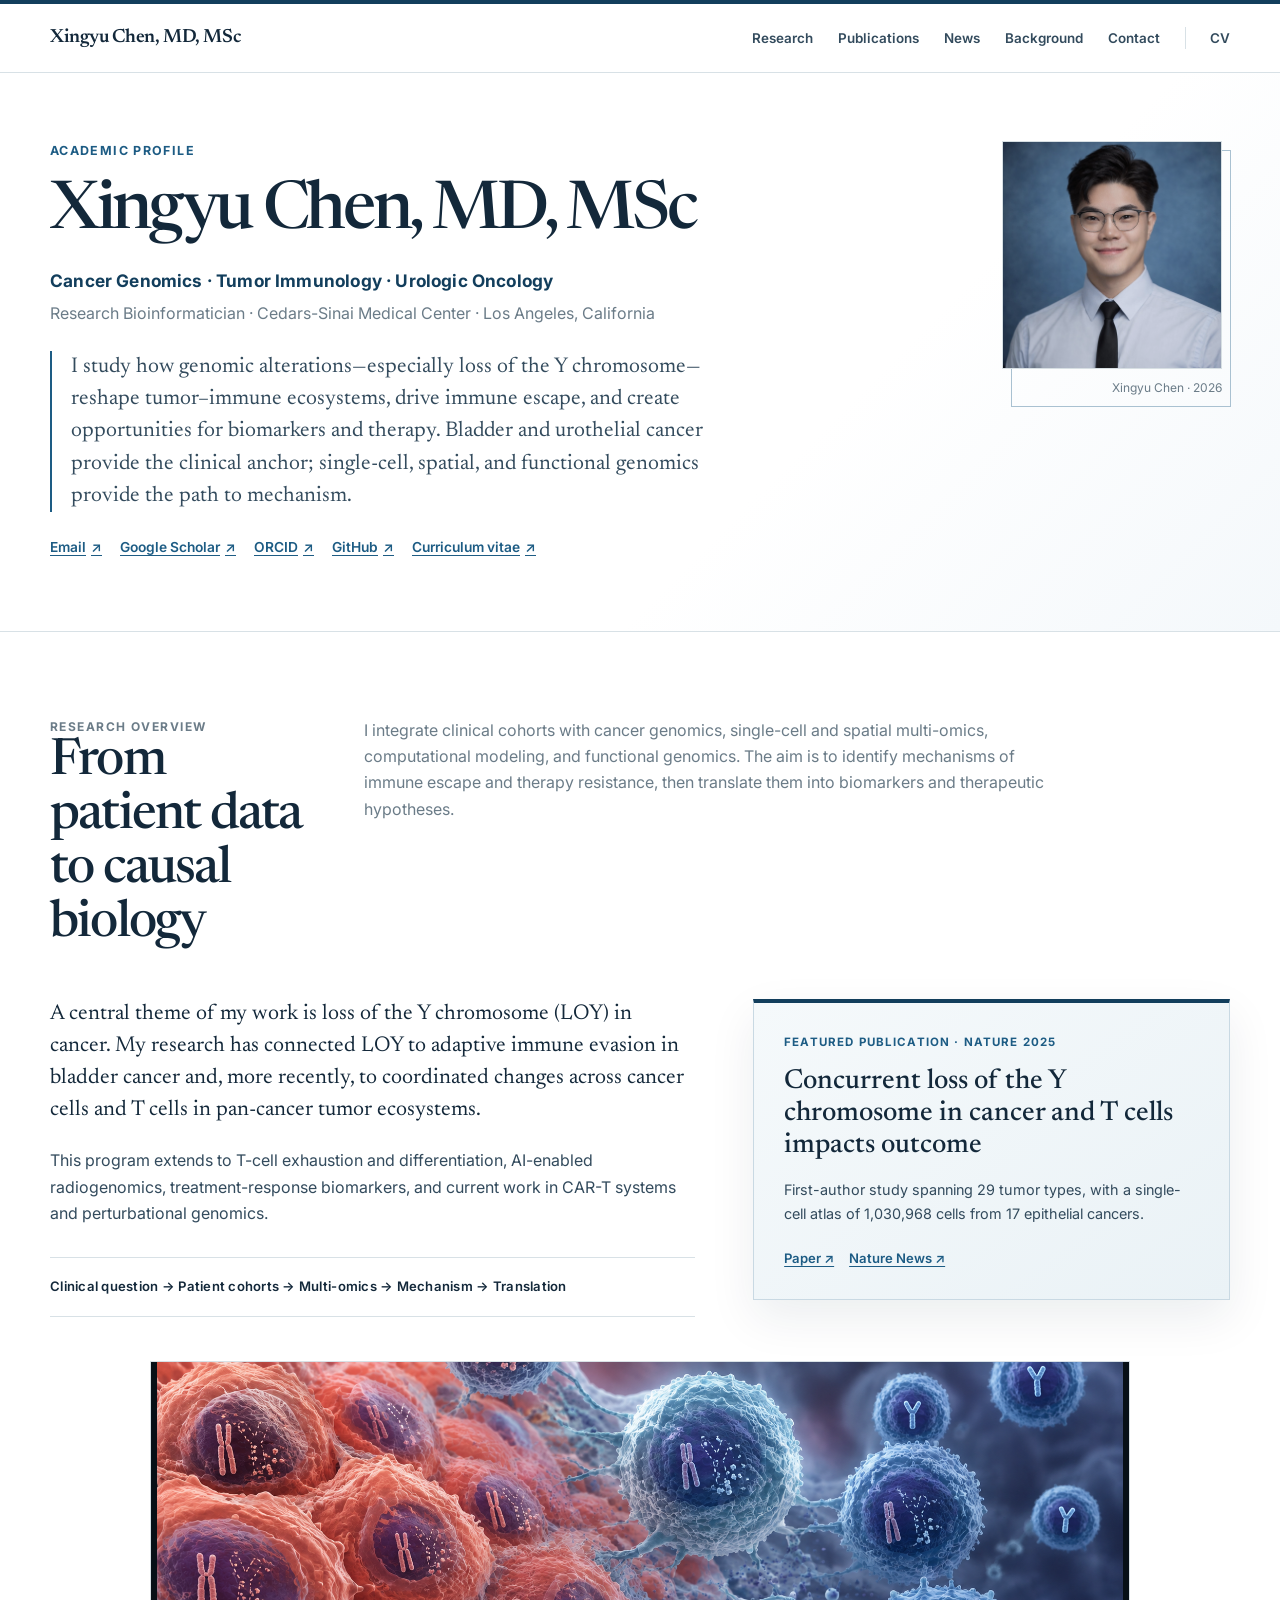
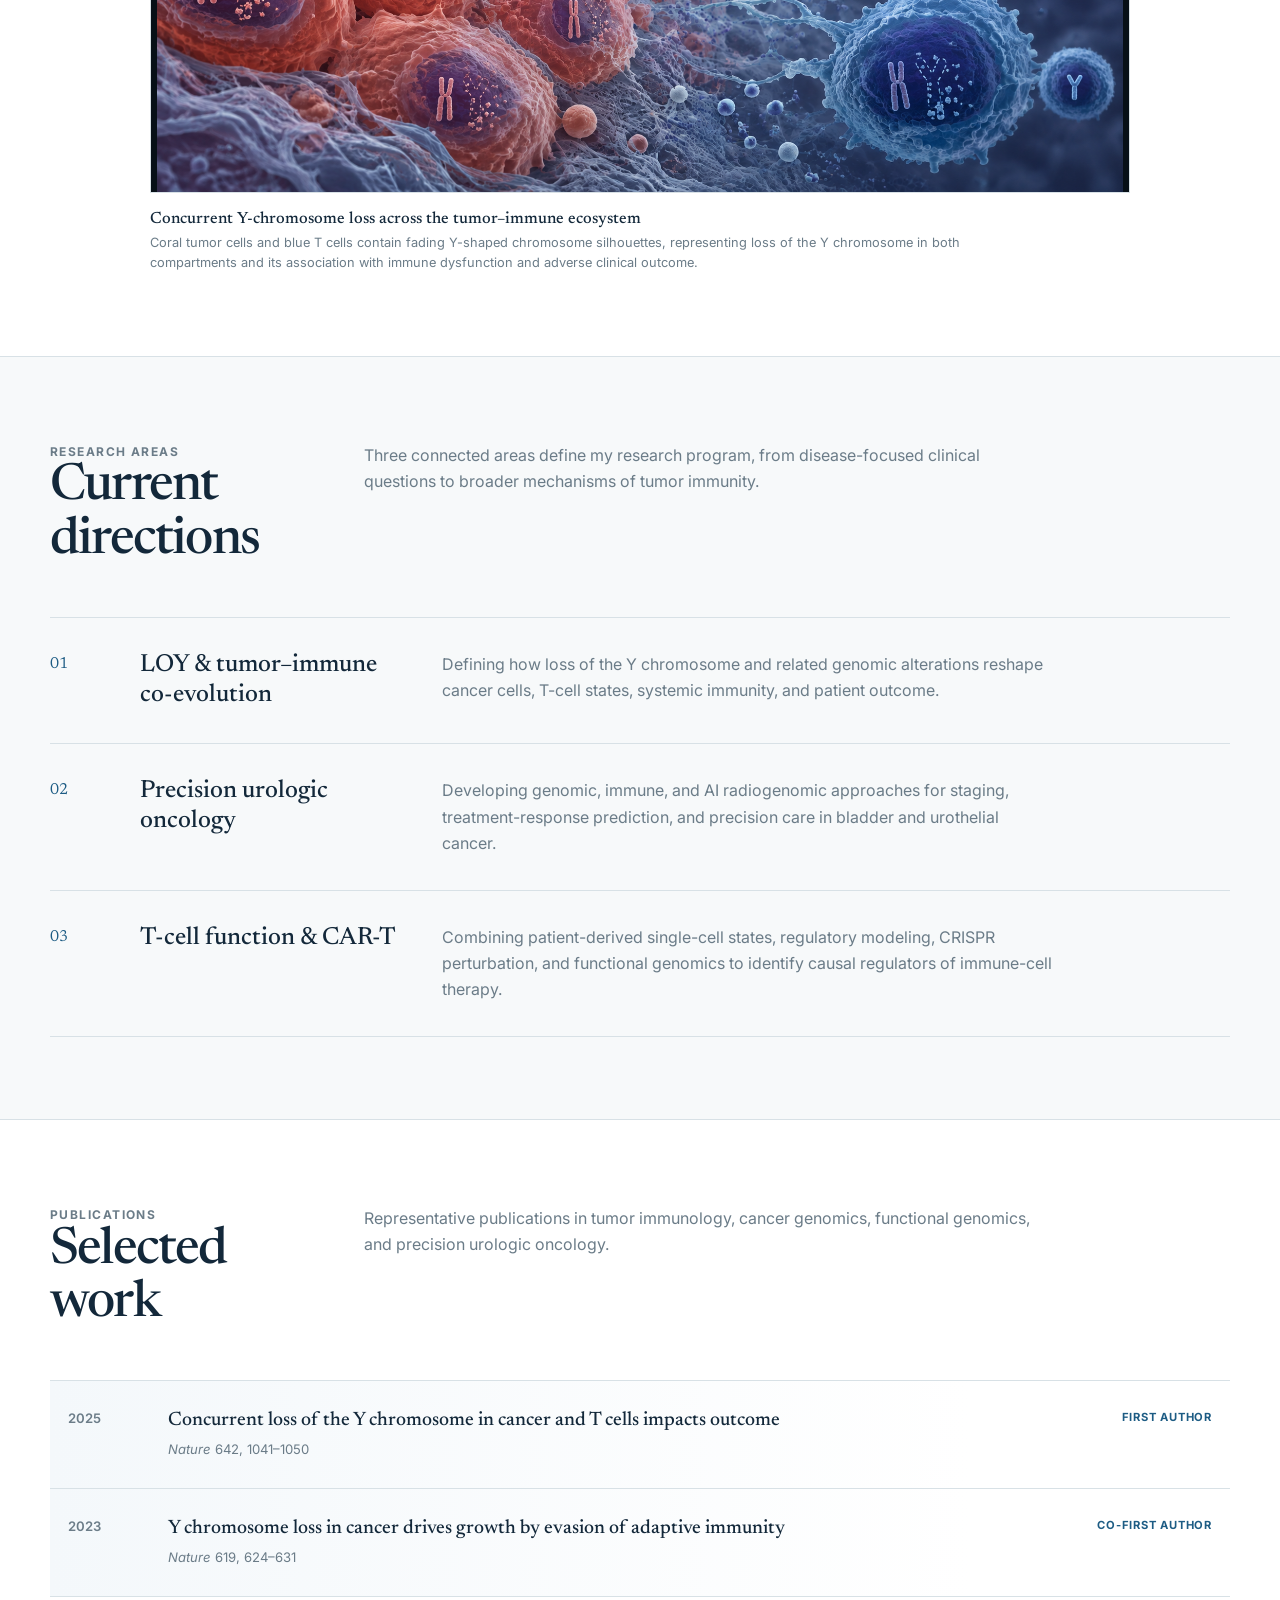
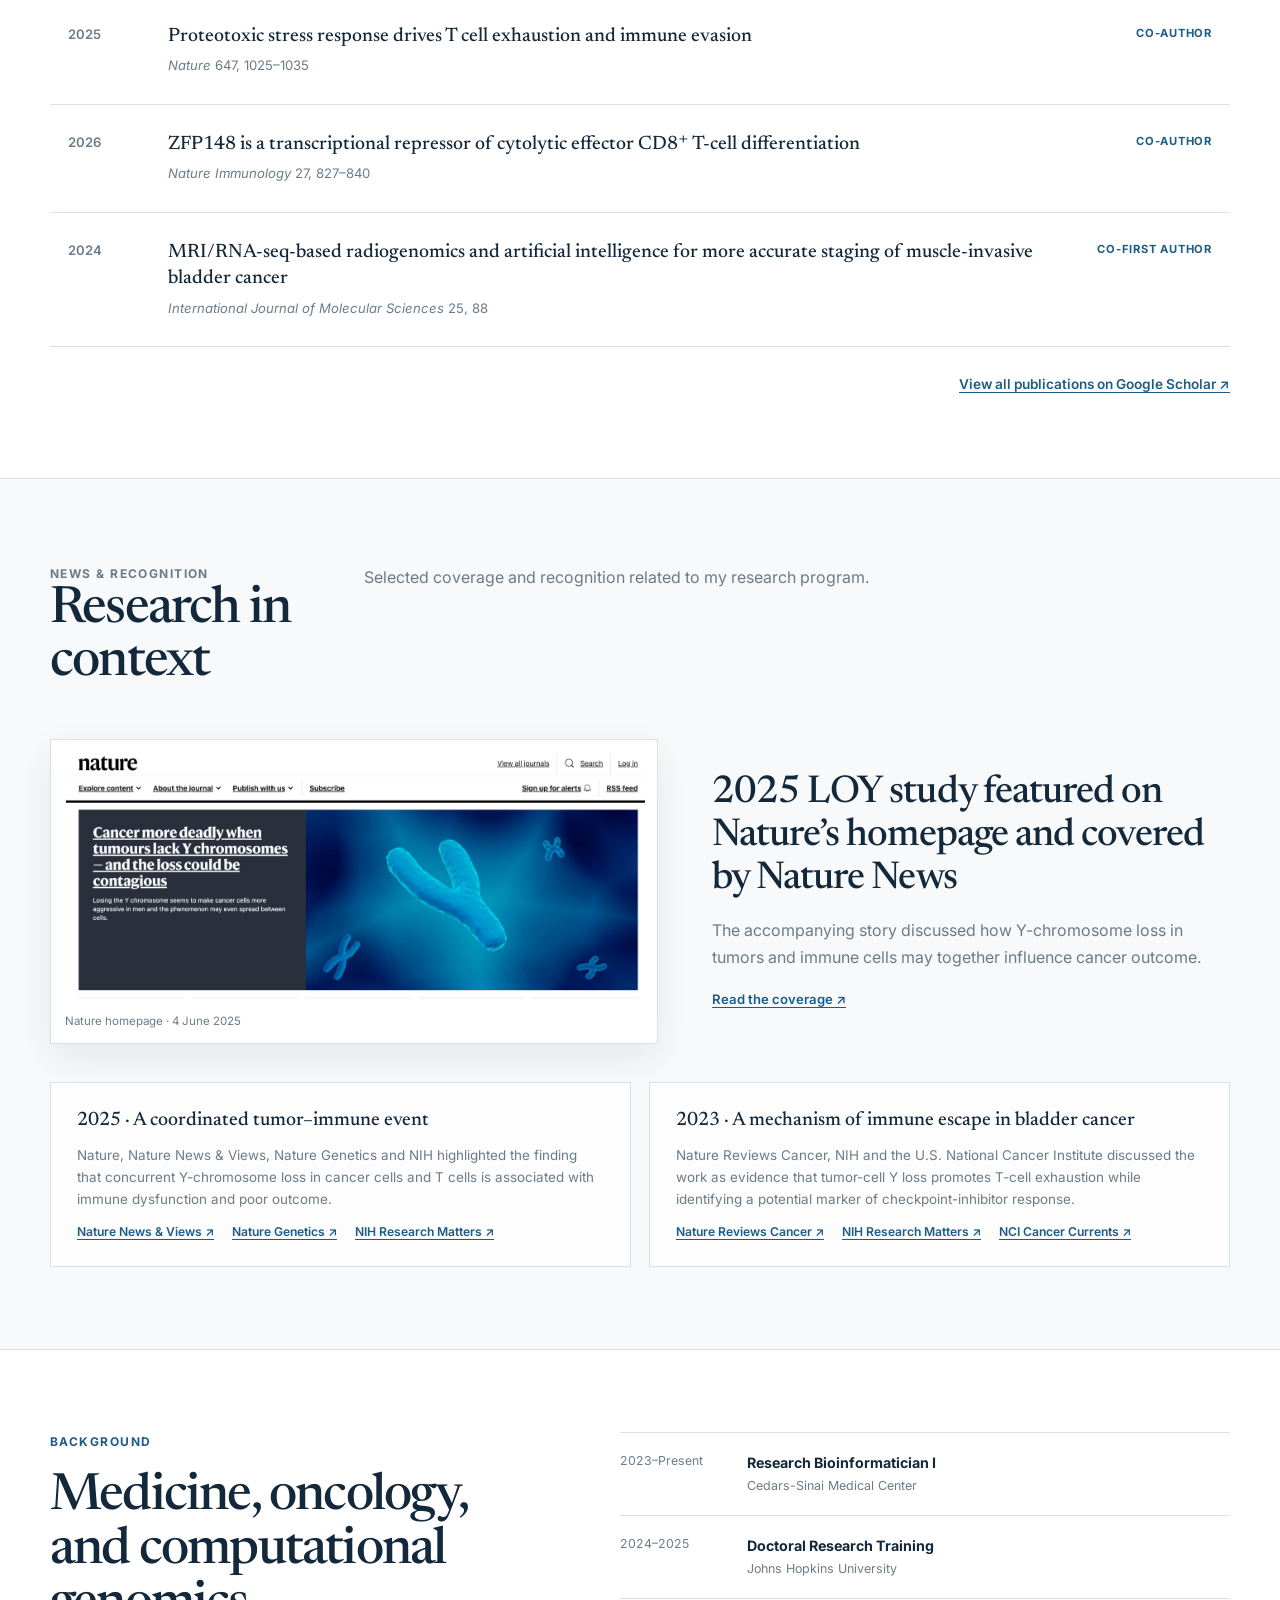
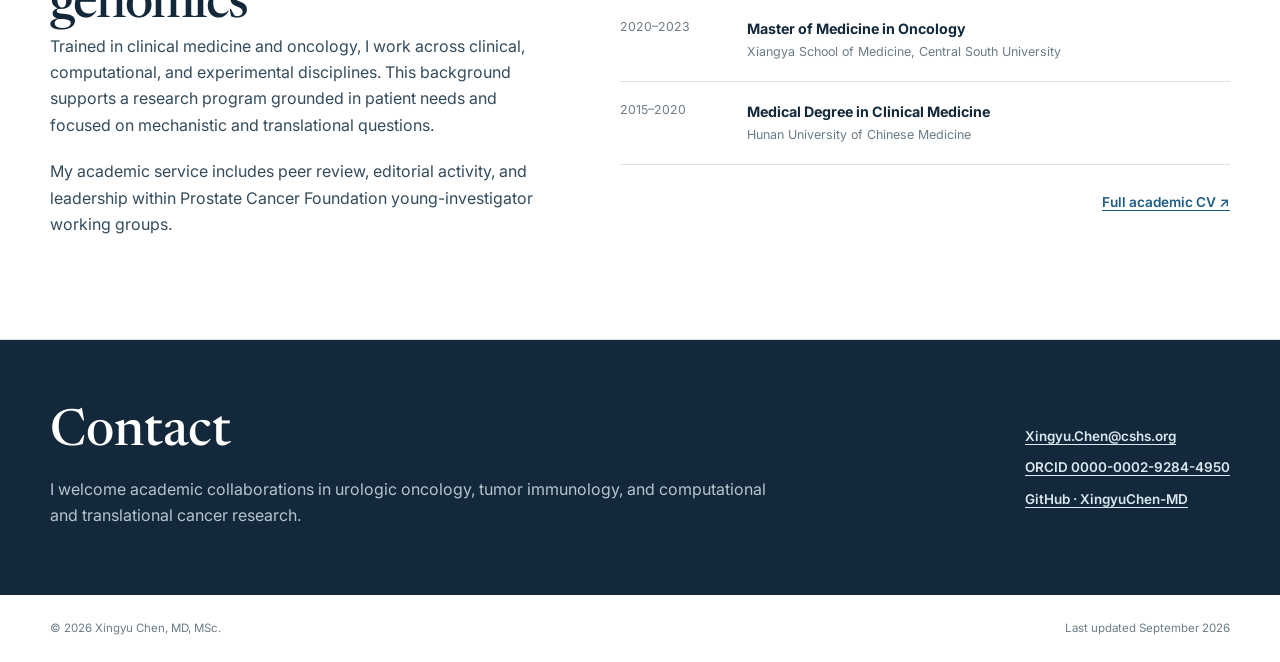
<file: index.html>
<!DOCTYPE html>
<html lang="en"><head>
  <meta charset="utf-8">
  <meta name="viewport" content="width=device-width, initial-scale=1">
  <meta name="description" content="Xingyu Chen, MD, MSc — physician-scientist in computational and translational oncology, cancer genomics, and tumor immunology.">
  <meta name="theme-color" content="#ffffff">
  <title>Xingyu Chen, MD, MSc | Academic Profile</title>
  <link rel="icon" href="favicon.svg" type="image/svg+xml">
  <link rel="canonical" href="https://xingyuchen.org/">
  <meta property="og:type" content="website">
  <meta property="og:url" content="https://xingyuchen.org/">
  <meta property="og:title" content="Xingyu Chen, MD, MSc">
  <meta property="og:description" content="Physician-scientist in computational and translational oncology.">
  <meta property="og:image" content="https://xingyuchen.org/og.png">
  <meta name="twitter:card" content="summary_large_image">
  <meta name="twitter:title" content="Xingyu Chen, MD, MSc">
  <meta name="twitter:description" content="Physician-scientist in computational and translational oncology.">
  <meta name="twitter:image" content="https://xingyuchen.org/og.png">

  <link rel="preconnect" href="https://fonts.googleapis.com">
  <link rel="preconnect" href="https://fonts.gstatic.com" crossorigin="">
  <link href="https://fonts.googleapis.com/css2?family=Inter:wght@400;500;600;700&amp;family=Newsreader:opsz,wght@6..72,400;6..72,500;6..72,600&amp;display=swap" rel="stylesheet">

  <style>
    :root {
      --ink: #13283a;
      --body: #334b5d;
      --muted: #6b7c88;
      --blue: #1d5c84;
      --blue-dark: #123e5c;
      --blue-soft: #edf4f8;
      --blue-pale: #f4f8fb;
      --line: #d8e1e6;
      --paper: #ffffff;
      --soft: #f7f9fa;
      --max: 1180px;
      --serif: "Newsreader", Georgia, serif;
      --sans: "Inter", system-ui, -apple-system, BlinkMacSystemFont, "Segoe UI", sans-serif;
    }

    * { box-sizing: border-box; }
    html { scroll-behavior: smooth; }
    body {
      margin: 0;
      min-width: 320px;
      color: var(--body);
      background: var(--paper);
      font-family: var(--sans);
      font-size: 16px;
      line-height: 1.65;
      -webkit-font-smoothing: antialiased;
      text-rendering: optimizeLegibility;
    }
    a { color: var(--blue); text-decoration-thickness: 1px; text-underline-offset: 3px; }
    a:hover { color: var(--blue-dark); text-decoration: underline; }
    img { display: block; max-width: 100%; }
    button { font: inherit; }
    ::selection { color: #fff; background: var(--blue); }

    .container { width: min(calc(100% - 48px), var(--max)); margin: 0 auto; }
    .skip-link { position: fixed; top: 10px; left: 10px; z-index: 100; padding: 9px 13px; color: #fff; background: var(--ink); transform: translateY(-150%); }
    .skip-link:focus { transform: translateY(0); }

    .site-header { position: sticky; top: 0; z-index: 40; border-top: 4px solid var(--blue-dark); border-bottom: 1px solid var(--line); background: rgba(255, 255, 255, .96); backdrop-filter: blur(12px); }
    .nav { min-height: 68px; display: flex; align-items: center; justify-content: space-between; gap: 28px; }
    .brand { color: var(--ink); font-family: var(--serif); font-size: 1.2rem; font-weight: 600; letter-spacing: -.02em; text-decoration: none; }
    .brand:hover { color: var(--ink); text-decoration: none; }
    .nav-links { display: flex; align-items: center; gap: 25px; font-size: .84rem; font-weight: 600; }
    .nav-links a { color: var(--body); text-decoration: none; }
    .nav-links a:hover { color: var(--blue); }
    .nav-cv { padding-left: 24px; border-left: 1px solid var(--line); }
    .menu { display: none; padding: 8px; color: var(--ink); border: 0; background: transparent; cursor: pointer; }

    .hero { padding: 68px 0 72px; border-bottom: 1px solid var(--line); background: linear-gradient(135deg, #fff 0%, #fff 64%, #f4f8fb 100%); }
    .hero-grid { display: grid; grid-template-columns: minmax(0, 1fr) 228px; gap: clamp(48px, 6vw, 76px); align-items: start; }
    .hero-label { margin: 0 0 18px; color: var(--blue); font-size: .78rem; font-weight: 700; letter-spacing: .11em; text-transform: uppercase; }
    .hero h1 { max-width: 780px; margin: 0; color: var(--ink); font: 500 clamp(3.25rem, 5.2vw, 4.65rem)/1 var(--serif); letter-spacing: -.05em; }
    .hero-role { margin: 21px 0 0; color: var(--blue-dark); font-size: 1.08rem; font-weight: 700; letter-spacing: .01em; }
    .hero-affiliation { margin: 4px 0 0; color: var(--muted); }
    .hero-intro { max-width: 700px; margin: 25px 0 0; padding-left: 19px; color: var(--body); border-left: 2px solid var(--blue); font: 400 clamp(1.12rem, 1.7vw, 1.34rem)/1.5 var(--serif); }
    .profile-links { display: flex; flex-wrap: wrap; gap: 8px 18px; margin: 24px 0 0; font-size: .86rem; font-weight: 600; }
    .profile-links a { display: inline-flex; align-items: center; gap: 5px; }
    .portrait { position: relative; margin: 0 8px 0 0; }
    .portrait::after { position: absolute; inset: 9px -9px -9px 9px; z-index: 0; border: 1px solid #a9c1d1; content: ""; }
    .portrait img { position: relative; z-index: 1; width: 100%; height: 228px; object-fit: cover; object-position: 50% 25%; border: 1px solid var(--line); background: #d9e5ed; filter: saturate(.86) contrast(.98); }
    .portrait figcaption { position: relative; z-index: 2; }
    .portrait figcaption { margin: 9px 0 0; color: var(--muted); font-size: .75rem; text-align: right; }

    .section { padding: 82px 0; border-bottom: 1px solid var(--line); }
    .section.soft { background: var(--soft); }
    .section-kicker { margin: 0 0 12px; color: var(--blue); font-size: .75rem; font-weight: 700; letter-spacing: .12em; text-transform: uppercase; }
    .section h2 { margin: 0; color: var(--ink); font: 500 clamp(2.2rem, 4vw, 3.3rem)/1.05 var(--serif); letter-spacing: -.035em; }
    .section-head { display: grid; grid-template-columns: 260px minmax(0, 1fr); gap: 54px; margin: 0 0 48px; }
    .section-head p { max-width: 690px; margin: 3px 0 0; color: var(--muted); }

    .overview-grid { display: grid; grid-template-columns: minmax(0, 1.15fr) minmax(280px, .85fr); gap: 58px; align-items: start; }
    .overview-copy p { max-width: 690px; margin: 0 0 20px; }
    .overview-copy p:first-child { color: var(--ink); font: 400 1.35rem/1.48 var(--serif); }
    .method-line { margin: 31px 0 0; padding: 18px 0; border-top: 1px solid var(--line); border-bottom: 1px solid var(--line); color: var(--ink); font-size: .82rem; font-weight: 600; letter-spacing: .02em; }
    .featured-paper { position: relative; padding: 30px; border: 1px solid #c9d9e3; border-top: 4px solid var(--blue-dark); background: linear-gradient(145deg, #f5f9fb, #eaf2f6); box-shadow: 0 18px 44px rgba(19, 40, 58, .08); }
    .paper-meta { color: var(--blue); font-size: .72rem; font-weight: 700; letter-spacing: .1em; text-transform: uppercase; }
    .featured-paper h3 { margin: 14px 0 16px; color: var(--ink); font: 500 1.72rem/1.16 var(--serif); }
    .featured-paper p { margin: 0; color: var(--body); font-size: .9rem; }
    .paper-links { display: flex; flex-wrap: wrap; gap: 15px; margin: 22px 0 0; font-size: .82rem; font-weight: 600; }
    .research-figure { max-width: 980px; margin: 44px auto 0; }
    .research-figure img { width: 100%; height: auto; aspect-ratio: 2486 / 1095; object-fit: contain; border: 1px solid var(--line); background: #071017; }
    .research-figure figcaption { max-width: 900px; margin: 15px 0 0; color: var(--muted); font-size: .8rem; line-height: 1.6; }
    .research-figure figcaption strong { display: block; margin-bottom: 3px; color: var(--ink); font: 500 1.02rem/1.35 var(--serif); }

    .area-list { border-top: 1px solid var(--line); }
    .area { display: grid; grid-template-columns: 58px 270px minmax(0, 1fr); gap: 32px; padding: 33px 0; border-bottom: 1px solid var(--line); }
    .area-no { color: var(--blue); font-family: var(--serif); font-size: 1rem; }
    .area h3 { margin: 0; color: var(--ink); font: 500 1.55rem/1.2 var(--serif); }
    .area p { max-width: 610px; margin: 0; color: var(--muted); }

    .pub-list { border-top: 1px solid var(--line); }
    .publication { display: grid; grid-template-columns: 72px minmax(0, 1fr) 135px; gap: 28px; padding: 27px 18px; border-bottom: 1px solid var(--line); text-decoration: none; transition: background .18s ease, transform .18s ease; }
    .publication:nth-child(-n+2) { background: linear-gradient(90deg, var(--blue-pale), transparent 78%); }
    .publication:hover { color: inherit; background: var(--blue-soft); text-decoration: none; transform: translateX(4px); }
    .pub-year { color: var(--muted); font-size: .82rem; font-weight: 600; }
    .pub-title { color: var(--ink); font: 500 1.22rem/1.35 var(--serif); }
    .pub-journal { margin: 5px 0 0; color: var(--muted); font-size: .82rem; }
    .pub-role { color: var(--blue); font-size: .7rem; font-weight: 700; letter-spacing: .07em; text-align: right; text-transform: uppercase; }
    .pub-footer { display: flex; justify-content: flex-end; margin: 26px 0 0; font-size: .85rem; font-weight: 600; }

    .news-grid { display: grid; grid-template-columns: minmax(0, 1.08fr) minmax(320px, .92fr); gap: 54px; align-items: center; }
    .nature-shot { margin: 0; padding: 12px; border: 1px solid var(--line); background: #fff; box-shadow: 0 14px 36px rgba(19, 40, 58, .08); }
    .nature-shot img { width: 100%; height: auto; aspect-ratio: 591 / 255; object-fit: contain; }
    .nature-shot figcaption { margin: 9px 2px 0; color: var(--muted); font-size: .72rem; }
    .news-copy { padding-right: 16px; }
    .news-copy h3 { margin: 0; color: var(--ink); font: 500 clamp(1.85rem, 3vw, 2.55rem)/1.12 var(--serif); letter-spacing: -.025em; }
    .news-copy p { margin: 16px 0 0; color: var(--muted); }
    .news-copy .paper-links { margin-top: 19px; }
    .recognition-list { display: grid; grid-template-columns: repeat(2, minmax(0, 1fr)); gap: 18px; margin: 38px 0 0; }
    .recognition { min-height: 100%; padding: 25px 26px 23px; border: 1px solid var(--line); background: rgba(255,255,255,.78); font-size: .84rem; }
    .recognition strong { display: block; color: var(--ink); font: 500 1.22rem/1.32 var(--serif); }
    .recognition span { display: block; margin-top: 10px; color: var(--muted); }
    .recognition a { display: inline-block; margin: 12px 14px 0 0; font-size: .76rem; font-weight: 600; }

    .background-grid { display: grid; grid-template-columns: .9fr 1.1fr; gap: 70px; }
    .background-copy p { margin: 0 0 20px; }
    .timeline { border-top: 1px solid var(--line); }
    .timeline-item { display: grid; grid-template-columns: 105px minmax(0, 1fr); gap: 22px; padding: 18px 0; border-bottom: 1px solid var(--line); }
    .timeline-time { color: var(--muted); font-size: .77rem; }
    .timeline-item strong { display: block; color: var(--ink); font-size: .89rem; }
    .timeline-item span { display: block; margin-top: 2px; color: var(--muted); font-size: .78rem; }

    .contact { padding: 66px 0; background: var(--ink); }
    .contact-grid { display: grid; grid-template-columns: minmax(0, 1fr) auto; gap: 60px; align-items: center; }
    .contact h2 { margin: 0; color: #fff; font: 500 clamp(2rem, 4vw, 3.2rem)/1.08 var(--serif); }
    .contact p { max-width: 720px; margin: 14px 0 0; color: #b7c4ce; }
    .contact-links { display: grid; gap: 9px; min-width: 190px; font-size: .84rem; font-weight: 600; }
    .contact-links a { color: #dce8ef; }
    .contact-links a:hover { color: #fff; }
    footer { padding: 24px 0; color: var(--muted); font-size: .72rem; }
    .footer-inner { display: flex; justify-content: space-between; gap: 24px; }

    @media (max-width: 900px) {
      .hero-grid { grid-template-columns: minmax(0, 1fr) 200px; gap: 38px; }
      .portrait img { height: 200px; }
      .section-head { grid-template-columns: 210px minmax(0, 1fr); gap: 36px; }
      .overview-grid, .news-grid { gap: 38px; }
      .area { grid-template-columns: 46px 220px minmax(0, 1fr); gap: 24px; }
      .background-grid { gap: 45px; }
    }

    @media (max-width: 720px) {
      .container { width: min(calc(100% - 34px), var(--max)); }
      .nav { min-height: 62px; }
      .menu { display: block; }
      .nav-links { position: absolute; top: 66px; right: 17px; left: 17px; display: none; gap: 0; padding: 10px 17px; border: 1px solid var(--line); background: #fff; box-shadow: 0 18px 45px rgba(19, 40, 58, .1); }
      .nav-links.open { display: grid; }
      .nav-links a { padding: 11px 0; }
      .nav-cv { padding-left: 0; border-left: 0; }
      .hero { padding: 48px 0 54px; }
      .hero-grid { grid-template-columns: 1fr; gap: 42px; }
      .hero h1 { font-size: clamp(3.25rem, 15vw, 4.8rem); }
      .portrait { width: min(58%, 220px); }
      .portrait img { height: auto; aspect-ratio: 1 / 1; }
      .section { padding: 62px 0; }
      .section-head, .overview-grid, .news-grid, .background-grid { grid-template-columns: 1fr; }
      .news-copy { padding-right: 0; }
      .recognition-list { grid-template-columns: 1fr; }
      .section-head { gap: 18px; margin-bottom: 36px; }
      .area { grid-template-columns: 38px minmax(0, 1fr); gap: 16px; }
      .area p { grid-column: 2; }
      .publication { grid-template-columns: 54px minmax(0, 1fr); gap: 18px; padding-right: 10px; padding-left: 10px; }
      .pub-role { grid-column: 2; text-align: left; }
      .contact-grid { grid-template-columns: 1fr; gap: 32px; }
      .contact-links { min-width: 0; }
    }

    @media (max-width: 460px) {
      .container { width: min(calc(100% - 26px), var(--max)); }
      .brand { font-size: 1.05rem; }
      .hero h1 { font-size: clamp(2.85rem, 14vw, 3.35rem); }
      .hero-role { font-size: 1.02rem; }
      .profile-links { display: grid; gap: 9px; }
      .research-figure img { aspect-ratio: 4 / 3; }
      .research-figure figcaption { display: block; }
      .research-figure figcaption span:last-child { display: block; margin-top: 3px; }
      .area { grid-template-columns: 30px minmax(0, 1fr); }
      .timeline-item { grid-template-columns: 1fr; gap: 5px; }
      .footer-inner { display: grid; gap: 5px; }
    }

    @media (prefers-reduced-motion: reduce) {
      html { scroll-behavior: auto; }
      *, *::before, *::after { transition-duration: .01ms !important; }
    }
  </style>
</head>

<body>
  <a class="skip-link" href="#main">Skip to main content</a>

  <header class="site-header" id="navWrap">
    <div class="container nav">
      <a class="brand" href="#top">Xingyu Chen, MD, MSc</a>
      <nav class="nav-links" id="navLinks" aria-label="Primary navigation">
        <a href="#research">Research</a>
        <a href="#publications">Publications</a>
        <a href="#news">News</a>
        <a href="#background">Background</a>
        <a href="#contact">Contact</a>
        <a class="nav-cv" href="docs/Xingyu_Chen_CV.pdf" target="_blank" rel="noopener">CV</a>
      </nav>
      <button class="menu" id="menuBtn" type="button" aria-label="Open menu" aria-expanded="false">
        <svg width="23" height="23" viewBox="0 0 24 24" fill="none" stroke="currentColor" stroke-width="1.8" aria-hidden="true"><path d="M4 7h16M4 12h16M4 17h16"></path></svg>
      </button>
    </div>
  </header>

  <main id="main">
    <section class="hero" id="top">
      <div class="container hero-grid">
        <div>
          <p class="hero-label">Academic profile</p>
          <h1>Xingyu Chen, MD, MSc</h1>
        <p class="hero-role">Cancer Genomics · Tumor Immunology · Urologic Oncology</p>
          <p class="hero-affiliation">Research Bioinformatician · Cedars-Sinai Medical Center · Los Angeles, California</p>
        <p class="hero-intro">I study how genomic alterations—especially loss of the Y chromosome—reshape tumor–immune ecosystems, drive immune escape, and create opportunities for biomarkers and therapy. Bladder and urothelial cancer provide the clinical anchor; single-cell, spatial, and functional genomics provide the path to mechanism.</p>
          <div class="profile-links" aria-label="Academic profiles">
            <a href="mailto:Xingyu.Chen@cshs.org">Email <span aria-hidden="true">↗</span></a>
            <a href="https://scholar.google.com/citations?user=Vj8vClIAAAAJ&amp;hl=en&amp;oi=ao" target="_blank" rel="noopener">Google Scholar <span aria-hidden="true">↗</span></a>
            <a href="https://orcid.org/0000-0002-9284-4950" target="_blank" rel="noopener">ORCID <span aria-hidden="true">↗</span></a>
            <a href="https://github.com/XingyuChen-MD" target="_blank" rel="noopener">GitHub <span aria-hidden="true">↗</span></a>
            <a href="docs/Xingyu_Chen_CV.pdf" target="_blank" rel="noopener">Curriculum vitae <span aria-hidden="true">↗</span></a>
          </div>
        </div>
        <figure class="portrait">
          <img src="images/xingyu-chen-portrait.jpg" alt="Portrait of Xingyu Chen" width="880" height="1320" decoding="async" fetchpriority="high">
          <figcaption>Xingyu Chen · 2026</figcaption>
        </figure>
      </div>
    </section>

    <section class="section" id="research">
      <div class="container">
        <div class="section-head">
          <div><p class="section-kicker">Research overview</p><h2>From patient data to causal biology</h2></div>
          <p>I integrate clinical cohorts with cancer genomics, single-cell and spatial multi-omics, computational modeling, and functional genomics. The aim is to identify mechanisms of immune escape and therapy resistance, then translate them into biomarkers and therapeutic hypotheses.</p>
        </div>

        <div class="overview-grid">
          <div class="overview-copy">
            <p>A central theme of my work is loss of the Y chromosome (LOY) in cancer. My research has connected LOY to adaptive immune evasion in bladder cancer and, more recently, to coordinated changes across cancer cells and T cells in pan-cancer tumor ecosystems.</p>
            <p>This program extends to T-cell exhaustion and differentiation, AI-enabled radiogenomics, treatment-response biomarkers, and current work in CAR-T systems and perturbational genomics.</p>
            <div class="method-line">Clinical question → Patient cohorts → Multi-omics → Mechanism → Translation</div>
          </div>
          <aside class="featured-paper" aria-label="Featured publication">
            <div class="paper-meta">Featured publication · Nature 2025</div>
            <h3>Concurrent loss of the Y chromosome in cancer and T cells impacts outcome</h3>
            <p>First-author study spanning 29 tumor types, with a single-cell atlas of 1,030,968 cells from 17 epithelial cancers.</p>
            <div class="paper-links">
              <a href="https://doi.org/10.1038/s41586-025-09071-2" target="_blank" rel="noopener">Paper ↗</a>
              <a href="https://www.nature.com/articles/d41586-025-01656-1" target="_blank" rel="noopener">Nature News ↗</a>
            </div>
          </aside>
        </div>

        <figure class="research-figure">
          <img src="images/tumor-immune-ecosystem.png?v=3" alt="Concept illustration of concurrent Y-chromosome loss across cancer cells and T cells" width="1881" height="836" loading="lazy" decoding="async">
          <figcaption><strong>Concurrent Y-chromosome loss across the tumor–immune ecosystem</strong>Coral tumor cells and blue T cells contain fading Y-shaped chromosome silhouettes, representing loss of the Y chromosome in both compartments and its association with immune dysfunction and adverse clinical outcome.</figcaption>
        </figure>
      </div>
    </section>

    <section class="section soft" aria-labelledby="areas-title">
      <div class="container">
        <div class="section-head">
          <div><p class="section-kicker">Research areas</p><h2 id="areas-title">Current directions</h2></div>
          <p>Three connected areas define my research program, from disease-focused clinical questions to broader mechanisms of tumor immunity.</p>
        </div>
        <div class="area-list">
          <article class="area">
            <div class="area-no">01</div><h3>LOY &amp; tumor–immune co-evolution</h3><p>Defining how loss of the Y chromosome and related genomic alterations reshape cancer cells, T-cell states, systemic immunity, and patient outcome.</p>
          </article>
          <article class="area">
            <div class="area-no">02</div><h3>Precision urologic oncology</h3><p>Developing genomic, immune, and AI radiogenomic approaches for staging, treatment-response prediction, and precision care in bladder and urothelial cancer.</p>
          </article>
          <article class="area">
            <div class="area-no">03</div><h3>T-cell function &amp; CAR-T</h3><p>Combining patient-derived single-cell states, regulatory modeling, CRISPR perturbation, and functional genomics to identify causal regulators of immune-cell therapy.</p>
          </article>
        </div>
      </div>
    </section>

    <section class="section" id="publications">
      <div class="container">
        <div class="section-head">
          <div><p class="section-kicker">Publications</p><h2>Selected work</h2></div>
          <p>Representative publications in tumor immunology, cancer genomics, functional genomics, and precision urologic oncology.</p>
        </div>
        <div class="pub-list">
          <a class="publication" href="https://doi.org/10.1038/s41586-025-09071-2" target="_blank" rel="noopener">
            <div class="pub-year">2025</div><div><div class="pub-title">Concurrent loss of the Y chromosome in cancer and T cells impacts outcome</div><div class="pub-journal"><em>Nature</em> 642, 1041–1050</div></div><div class="pub-role">First author</div>
          </a>
          <a class="publication" href="https://doi.org/10.1038/s41586-023-06234-x" target="_blank" rel="noopener">
            <div class="pub-year">2023</div><div><div class="pub-title">Y chromosome loss in cancer drives growth by evasion of adaptive immunity</div><div class="pub-journal"><em>Nature</em> 619, 624–631</div></div><div class="pub-role">Co-first author</div>
          </a>
          <a class="publication" href="https://doi.org/10.1038/s41586-025-09539-1" target="_blank" rel="noopener">
            <div class="pub-year">2025</div><div><div class="pub-title">Proteotoxic stress response drives T cell exhaustion and immune evasion</div><div class="pub-journal"><em>Nature</em> 647, 1025–1035</div></div><div class="pub-role">Co-author</div>
          </a>
          <a class="publication" href="https://doi.org/10.1038/s41590-026-02461-2" target="_blank" rel="noopener">
            <div class="pub-year">2026</div><div><div class="pub-title">ZFP148 is a transcriptional repressor of cytolytic effector CD8⁺ T-cell differentiation</div><div class="pub-journal"><em>Nature Immunology</em> 27, 827–840</div></div><div class="pub-role">Co-author</div>
          </a>
          <a class="publication" href="https://doi.org/10.3390/ijms25010088" target="_blank" rel="noopener">
            <div class="pub-year">2024</div><div><div class="pub-title">MRI/RNA-seq-based radiogenomics and artificial intelligence for more accurate staging of muscle-invasive bladder cancer</div><div class="pub-journal"><em>International Journal of Molecular Sciences</em> 25, 88</div></div><div class="pub-role">Co-first author</div>
          </a>
        </div>
        <div class="pub-footer"><a href="https://scholar.google.com/citations?user=Vj8vClIAAAAJ&amp;hl=en&amp;oi=ao" target="_blank" rel="noopener">View all publications on Google Scholar ↗</a></div>
      </div>
    </section>

    <section class="section soft" id="news">
      <div class="container">
        <div class="section-head">
          <div><p class="section-kicker">News &amp; recognition</p><h2>Research in context</h2></div>
          <p>Selected coverage and recognition related to my research program.</p>
        </div>
        <div class="news-grid">
          <figure class="nature-shot">
            <img src="images/nature-homepage-feature.svg" alt="Nature homepage featuring coverage of the 2025 Y-chromosome loss study" width="591" height="255" loading="lazy" decoding="async">
            <figcaption>Nature homepage · 4 June 2025</figcaption>
          </figure>
          <div class="news-copy">
            <h3>2025 LOY study featured on Nature’s homepage and covered by Nature News</h3>
            <p>The accompanying story discussed how Y-chromosome loss in tumors and immune cells may together influence cancer outcome.</p>
            <div class="paper-links"><a href="https://www.nature.com/articles/d41586-025-01656-1" target="_blank" rel="noopener">Read the coverage ↗</a></div>
          </div>
        </div>
        <div class="recognition-list">
              <div class="recognition">
                <strong>2025 · A coordinated tumor–immune event</strong>
                <span>Nature, Nature News &amp; Views, Nature Genetics and NIH highlighted the finding that concurrent Y-chromosome loss in cancer cells and T cells is associated with immune dysfunction and poor outcome.</span>
                <a href="https://www.nature.com/articles/d41586-025-01450-z" target="_blank" rel="noopener">Nature News &amp; Views ↗</a>
                <a href="https://www.nature.com/articles/s41588-025-02276-1" target="_blank" rel="noopener">Nature Genetics ↗</a>
                <a href="https://www.nih.gov/news-events/nih-research-matters/y-chromosome-loss-plays-complex-role-cancers" target="_blank" rel="noopener">NIH Research Matters ↗</a>
              </div>
              <div class="recognition">
                <strong>2023 · A mechanism of immune escape in bladder cancer</strong>
                <span>Nature Reviews Cancer, NIH and the U.S. National Cancer Institute discussed the work as evidence that tumor-cell Y loss promotes T-cell exhaustion while identifying a potential marker of checkpoint-inhibitor response.</span>
                <a href="https://www.nature.com/articles/s41568-023-00605-2" target="_blank" rel="noopener">Nature Reviews Cancer ↗</a>
                <a href="https://www.nih.gov/news-events/nih-research-matters/y-chromosome-affects-cancer-growth" target="_blank" rel="noopener">NIH Research Matters ↗</a>
                <a href="https://www.cancer.gov/news-events/cancer-currents-blog/2023/bladder-cancer-y-chromosome-men" target="_blank" rel="noopener">NCI Cancer Currents ↗</a>
              </div>
        </div>
      </div>
    </section>

    <section class="section" id="background">
      <div class="container background-grid">
        <div class="background-copy">
          <p class="section-kicker">Background</p>
          <h2>Medicine, oncology, and computational genomics</h2>
          <p>Trained in clinical medicine and oncology, I work across clinical, computational, and experimental disciplines. This background supports a research program grounded in patient needs and focused on mechanistic and translational questions.</p>
          <p>My academic service includes peer review, editorial activity, and leadership within Prostate Cancer Foundation young-investigator working groups.</p>
        </div>
        <div class="timeline" aria-label="Selected training and appointments">
          <div class="timeline-item"><div class="timeline-time">2023–Present</div><div><strong>Research Bioinformatician I</strong><span>Cedars-Sinai Medical Center</span></div></div>
          <div class="timeline-item"><div class="timeline-time">2024–2025</div><div><strong>Doctoral Research Training</strong><span>Johns Hopkins University</span></div></div>
          <div class="timeline-item"><div class="timeline-time">2020–2023</div><div><strong>Master of Medicine in Oncology</strong><span>Xiangya School of Medicine, Central South University</span></div></div>
          <div class="timeline-item"><div class="timeline-time">2015–2020</div><div><strong>Medical Degree in Clinical Medicine</strong><span>Hunan University of Chinese Medicine</span></div></div>
          <div class="pub-footer"><a href="docs/Xingyu_Chen_CV.pdf" target="_blank" rel="noopener">Full academic CV ↗</a></div>
        </div>
      </div>
    </section>

    <section class="contact" id="contact">
      <div class="container contact-grid">
        <div><h2>Contact</h2><p>I welcome academic collaborations in urologic oncology, tumor immunology, and computational and translational cancer research.</p></div>
        <div class="contact-links">
          <a href="mailto:Xingyu.Chen@cshs.org">Xingyu.Chen@cshs.org</a>
          <a href="https://orcid.org/0000-0002-9284-4950" target="_blank" rel="noopener">ORCID 0000-0002-9284-4950</a>
          <a href="https://github.com/XingyuChen-MD" target="_blank" rel="noopener">GitHub · XingyuChen-MD</a>
        </div>
      </div>
    </section>
  </main>

  <footer><div class="container footer-inner"><div>© 2026 Xingyu Chen, MD, MSc.</div><div>Last updated September 2026</div></div></footer>

  <script>
    const menuBtn = document.getElementById('menuBtn');
    const navLinks = document.getElementById('navLinks');
    menuBtn.addEventListener('click', () => {
      const open = navLinks.classList.toggle('open');
      menuBtn.setAttribute('aria-expanded', open ? 'true' : 'false');
    });
    navLinks.querySelectorAll('a').forEach((link) => {
      link.addEventListener('click', () => {
        navLinks.classList.remove('open');
        menuBtn.setAttribute('aria-expanded', 'false');
      });
    });
  </script>


</body></html>
</file>
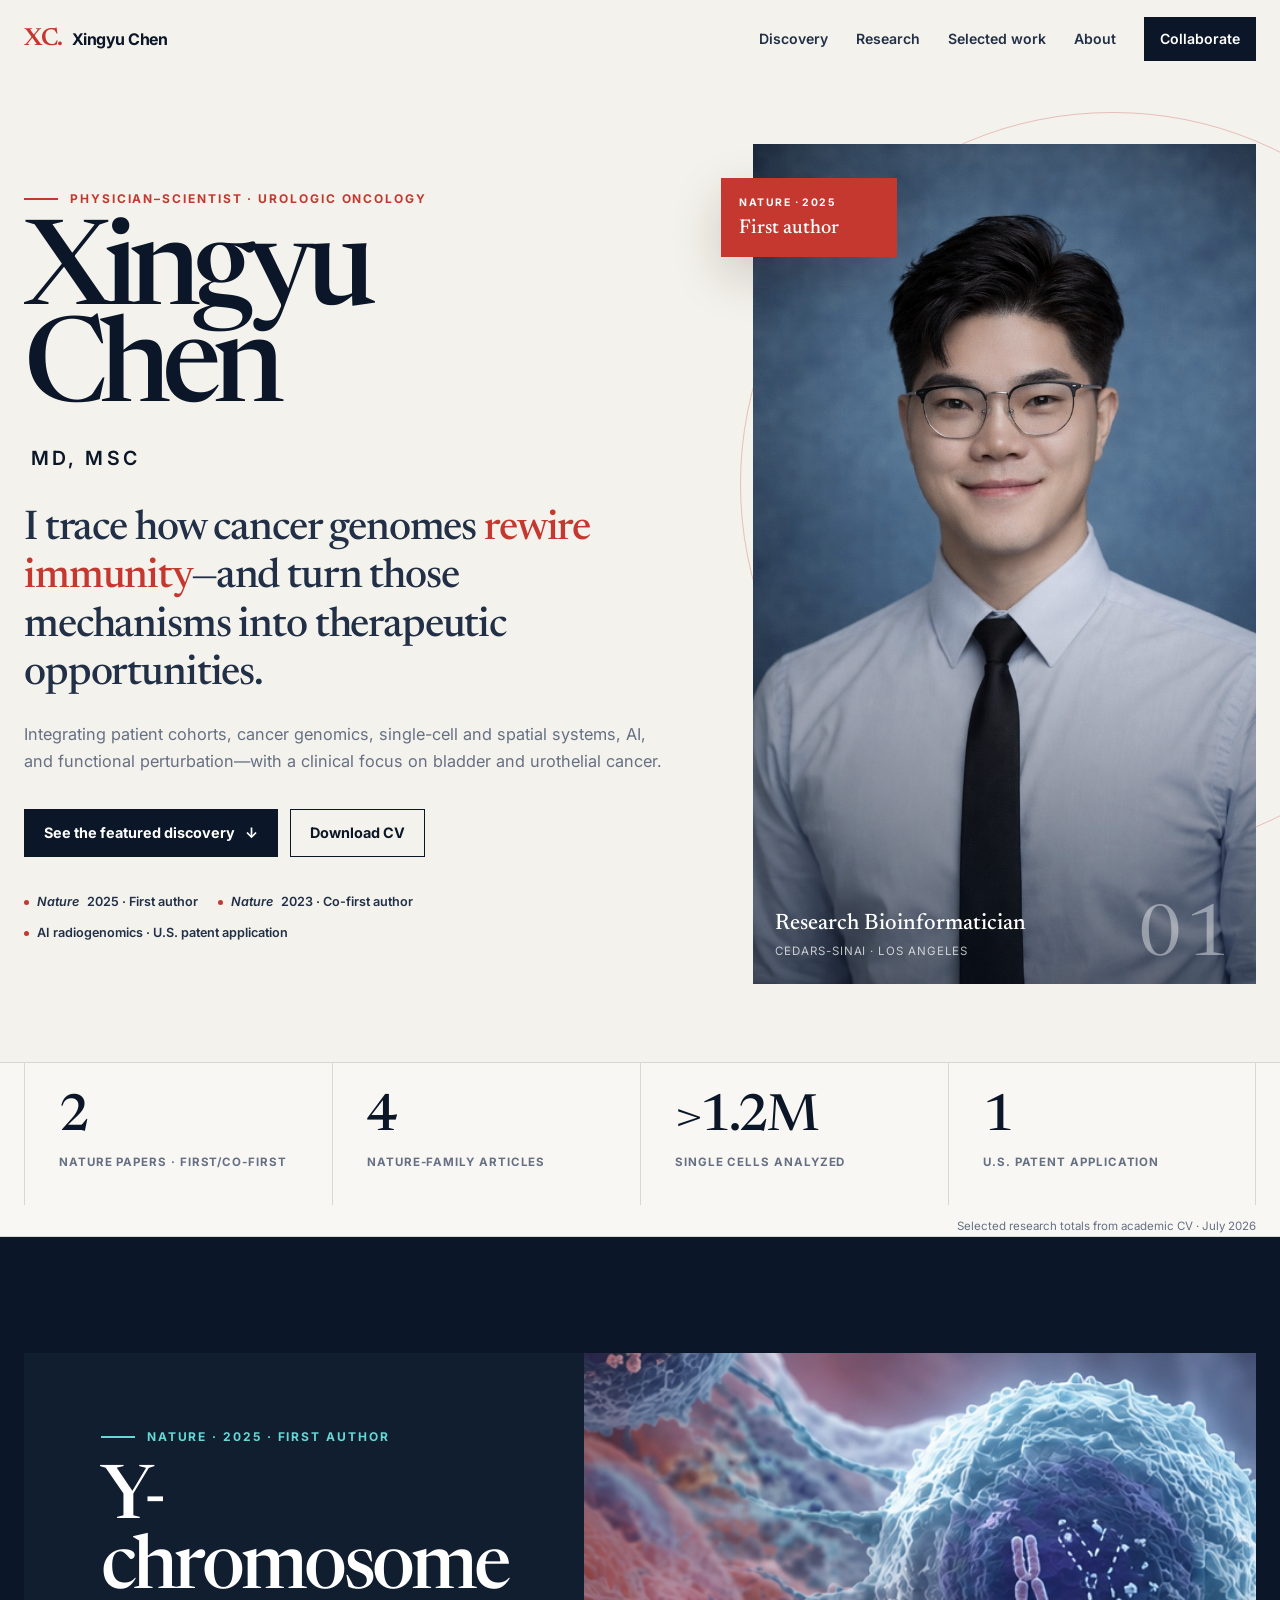
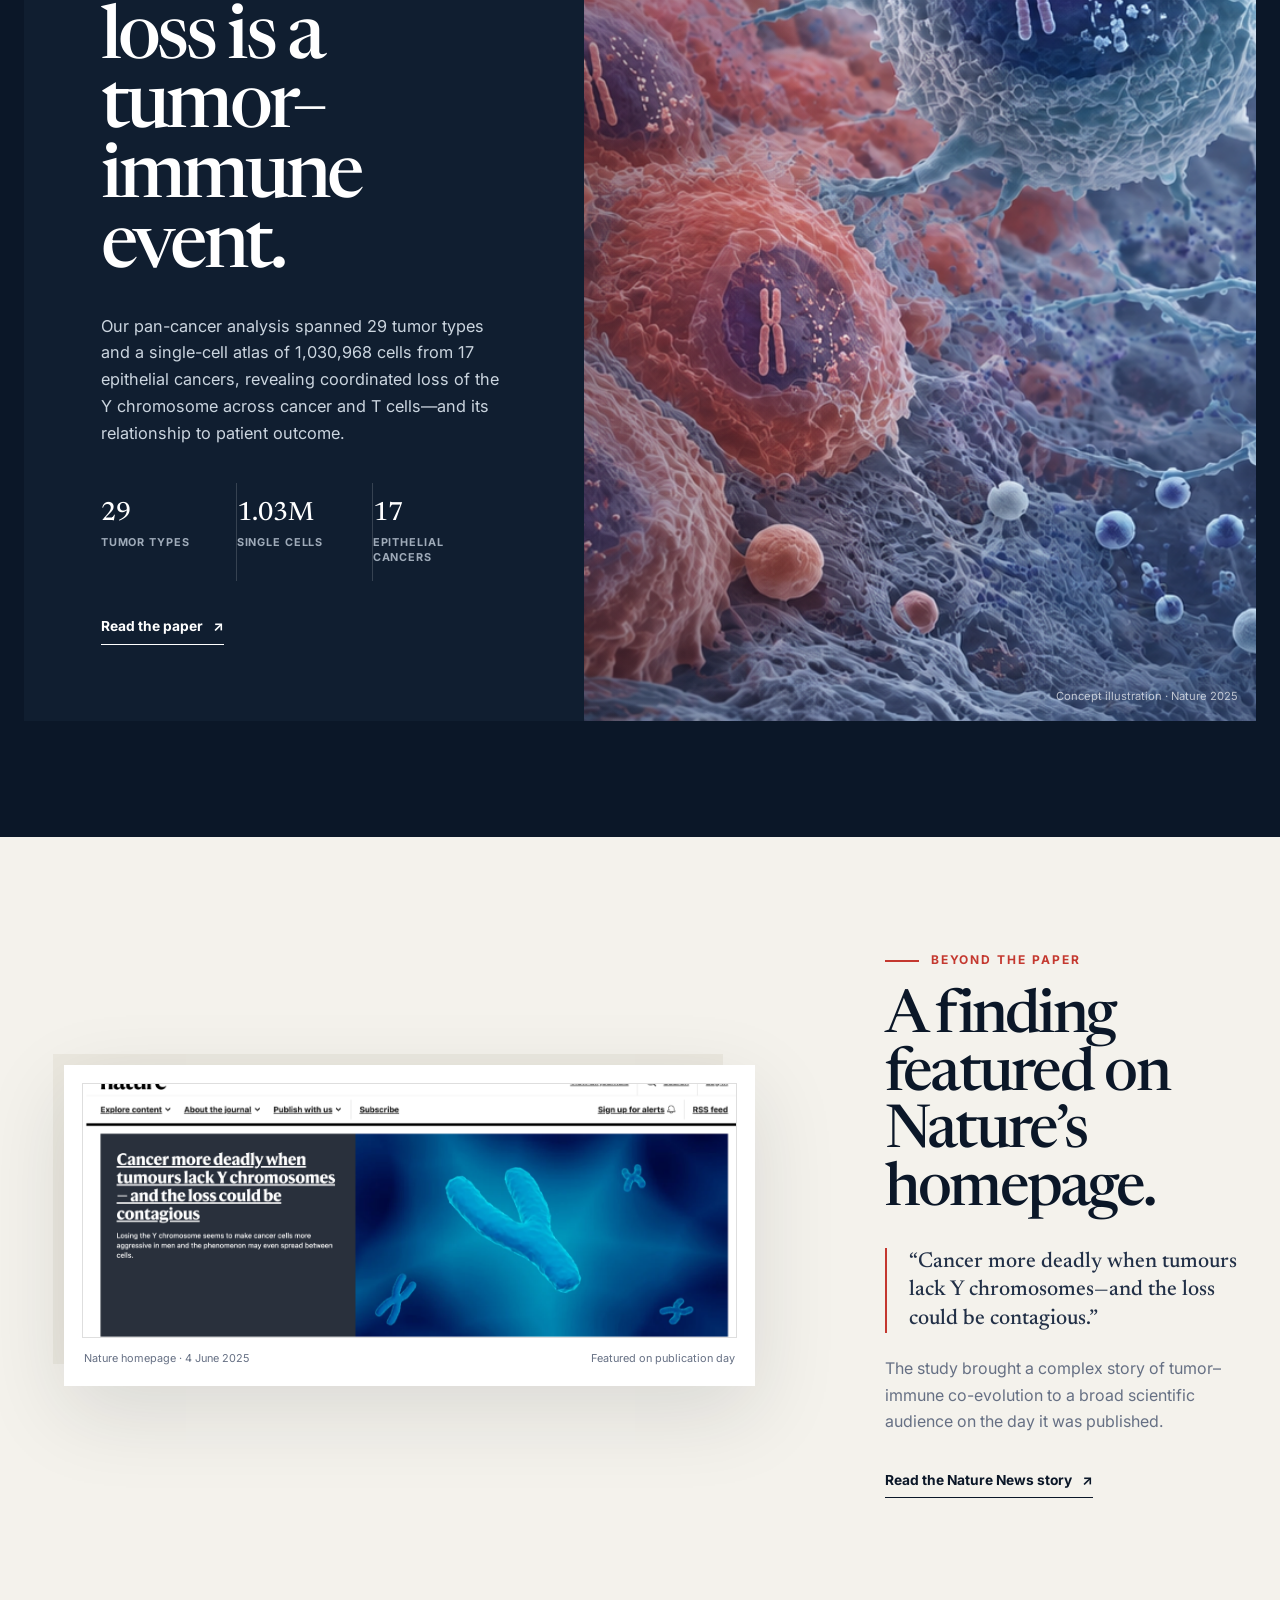
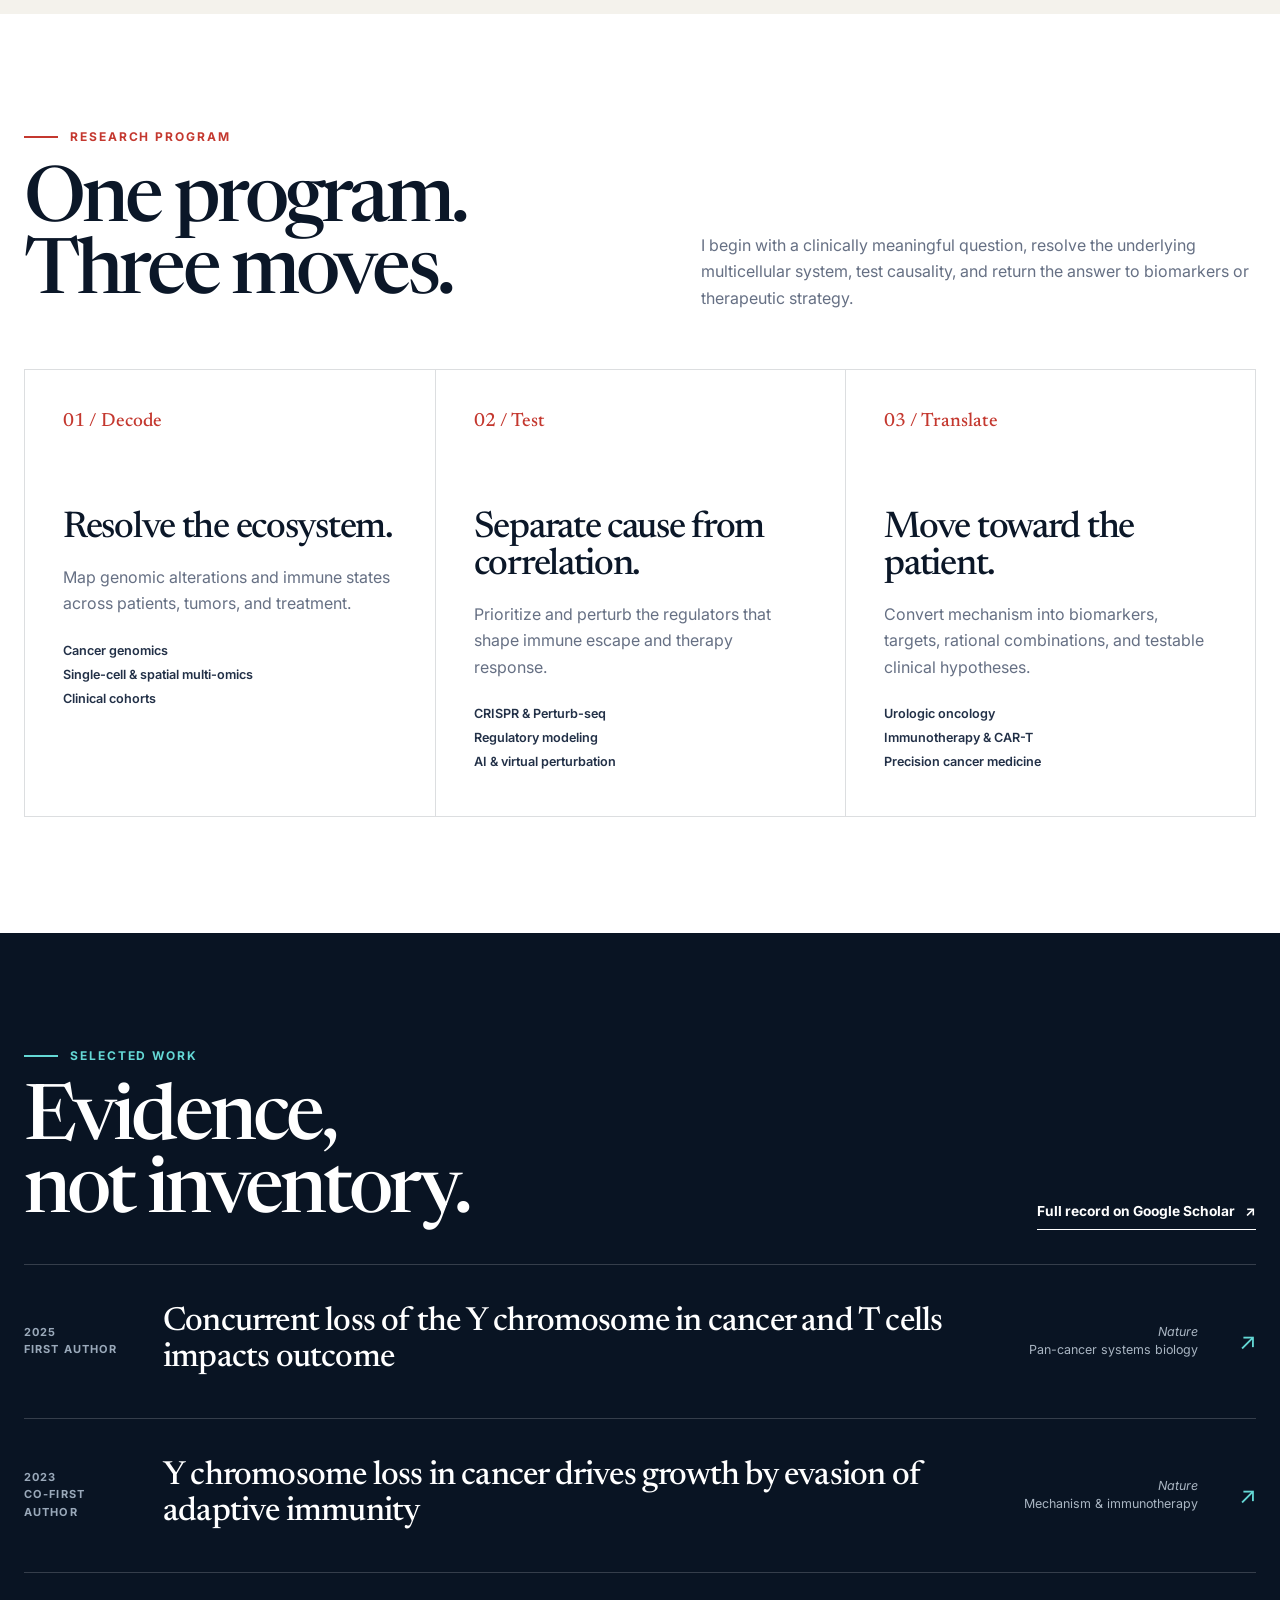
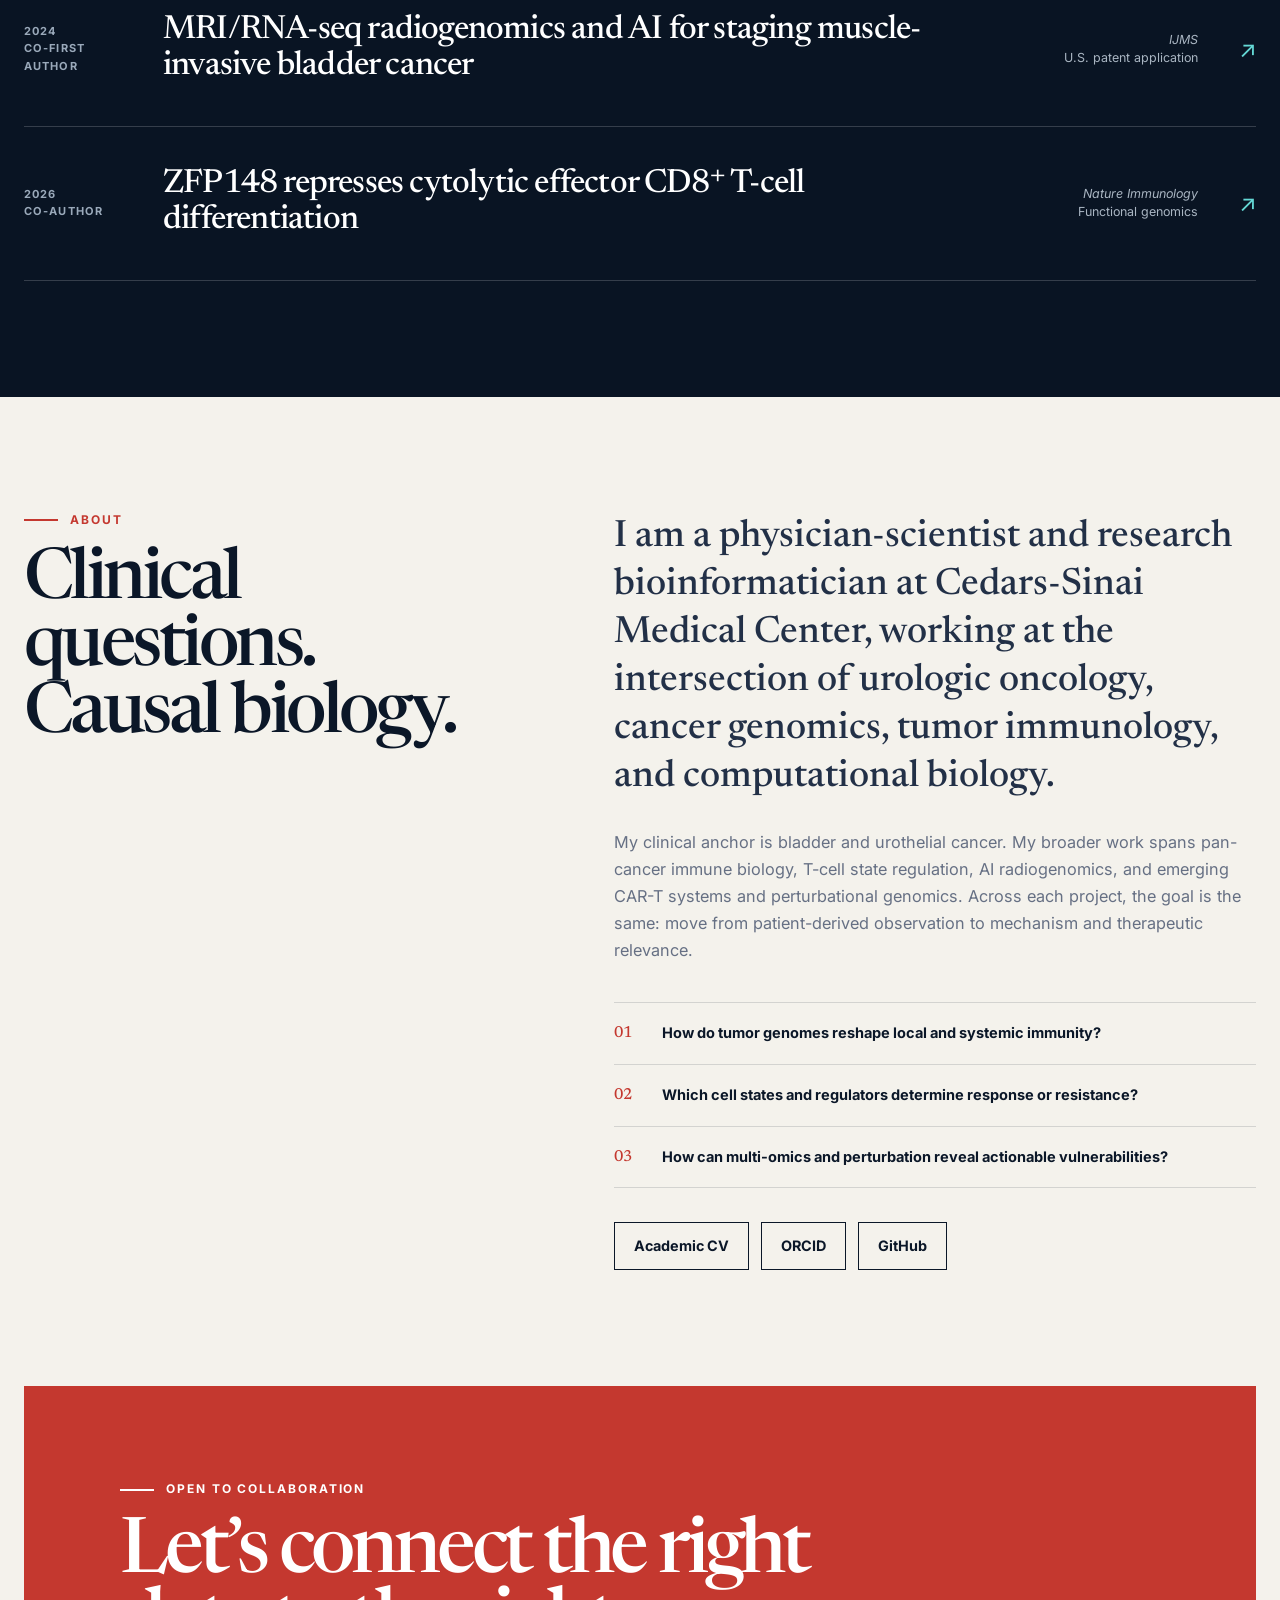
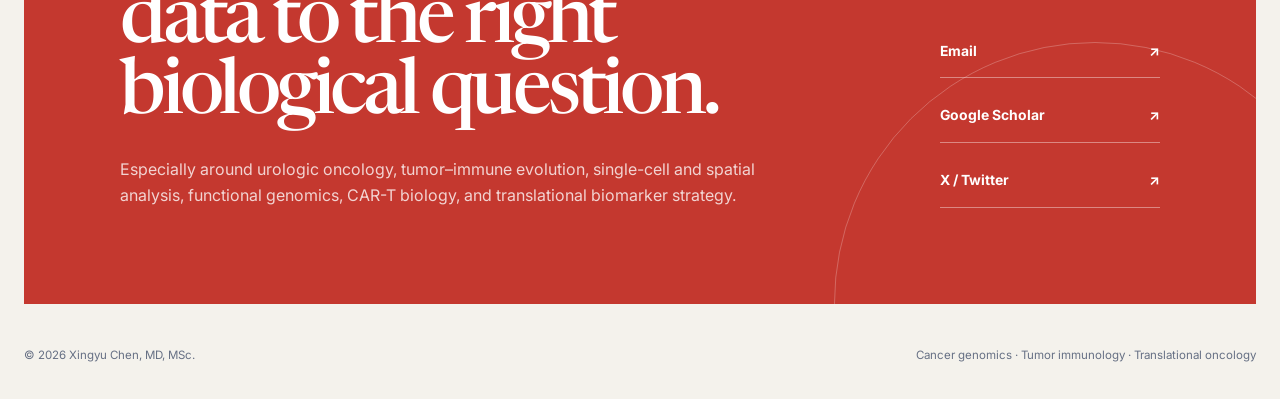
<file: research-showcase/index.html>
<!DOCTYPE html>
<html lang="en">
<head>
  <meta charset="utf-8" />
  <meta name="viewport" content="width=device-width, initial-scale=1" />
  <meta name="description" content="Xingyu Chen, MD, MSc — physician-scientist studying how cancer genomes reshape immunity, with a clinical focus on urologic oncology." />
  <meta name="theme-color" content="#0b1728" />
  <title>Xingyu Chen, MD, MSc | Cancer Genomics &amp; Tumor Immunology</title>
  <link rel="icon" href="/favicon.svg" type="image/svg+xml" />
  <link rel="canonical" href="https://xingyuchen.org/research-showcase/" />
  <meta property="og:type" content="website" />
  <meta property="og:url" content="https://xingyuchen.org/research-showcase/" />
  <meta property="og:title" content="Xingyu Chen, MD, MSc" />
  <meta property="og:description" content="Tracing how cancer genomes rewire immunity—and turning those mechanisms into therapeutic opportunities." />
  <meta property="og:image" content="https://xingyuchen.org/og.png" />
  <meta property="og:image:width" content="1200" />
  <meta property="og:image:height" content="630" />
  <meta property="og:image:alt" content="Xingyu Chen, MD, MSc — physician-scientist in cancer genomics and tumor immunology." />
  <meta name="twitter:card" content="summary_large_image" />
  <meta name="twitter:title" content="Xingyu Chen, MD, MSc" />
  <meta name="twitter:description" content="Cancer genomics, tumor immunology, and translational oncology." />
  <meta name="twitter:image" content="https://xingyuchen.org/og.png" />

  <link rel="preconnect" href="https://fonts.googleapis.com">
  <link rel="preconnect" href="https://fonts.gstatic.com" crossorigin>
  <link href="https://fonts.googleapis.com/css2?family=Inter:wght@400;500;600;700&amp;family=Newsreader:opsz,wght@6..72,400;6..72,500;6..72,600&amp;display=swap" rel="stylesheet">

  <style>
    :root {
      --ink: #0b1728;
      --ink-2: #223047;
      --paper: #f4f2ec;
      --paper-2: #ebe8df;
      --white: #ffffff;
      --muted: #667084;
      --line: rgba(11, 23, 40, .14);
      --red: #c4382f;
      --cyan: #64d8d5;
      --max: 1240px;
      --serif: "Newsreader", Georgia, serif;
      --sans: "Inter", system-ui, -apple-system, BlinkMacSystemFont, "Segoe UI", sans-serif;
    }

    * { box-sizing: border-box; }
    html { scroll-behavior: smooth; }
    body {
      margin: 0;
      min-width: 320px;
      color: var(--ink);
      background: var(--paper);
      font-family: var(--sans);
      font-size: 16px;
      line-height: 1.65;
      -webkit-font-smoothing: antialiased;
      text-rendering: optimizeLegibility;
    }
    a { color: inherit; text-decoration: none; }
    img { display: block; max-width: 100%; }
    button { font: inherit; }
    ::selection { color: var(--white); background: var(--red); }

    .container { width: min(calc(100% - 48px), var(--max)); margin: 0 auto; }
    .skip-link {
      position: fixed;
      top: 12px;
      left: 12px;
      z-index: 100;
      padding: 10px 14px;
      color: var(--white);
      background: var(--ink);
      transform: translateY(-150%);
    }
    .skip-link:focus { transform: translateY(0); }
    .eyebrow {
      display: flex;
      align-items: center;
      gap: 12px;
      margin: 0 0 22px;
      color: var(--red);
      font-size: .75rem;
      font-weight: 700;
      letter-spacing: .16em;
      line-height: 1.2;
      text-transform: uppercase;
    }
    .eyebrow::before { width: 34px; height: 2px; background: currentColor; content: ""; }
    .section { padding: 116px 0; }

    .nav-wrap {
      position: fixed;
      inset: 0 0 auto;
      z-index: 50;
      border-bottom: 1px solid transparent;
      transition: background .25s ease, border-color .25s ease;
    }
    .nav-wrap.scrolled {
      border-color: var(--line);
      background: rgba(244, 242, 236, .92);
      backdrop-filter: blur(18px);
      -webkit-backdrop-filter: blur(18px);
    }
    .nav { min-height: 78px; display: flex; align-items: center; justify-content: space-between; gap: 24px; }
    .brand { display: inline-flex; align-items: baseline; gap: 9px; font-size: 1rem; font-weight: 700; letter-spacing: -.03em; }
    .brand-mark { color: var(--red); font: 600 1.55rem/1 var(--serif); }
    .brand-name { transition: opacity .2s; }
    .brand:hover .brand-name { opacity: .58; }
    .nav-links { display: flex; align-items: center; gap: 28px; color: var(--ink-2); font-size: .88rem; font-weight: 600; }
    .nav-links a { position: relative; }
    .nav-links a:not(.nav-cta)::after {
      position: absolute;
      right: 0;
      bottom: -7px;
      left: 0;
      height: 1px;
      background: var(--red);
      content: "";
      transform: scaleX(0);
      transform-origin: right;
      transition: transform .2s ease;
    }
    .nav-links a:hover::after { transform: scaleX(1); transform-origin: left; }
    .nav-cta { padding: 10px 16px; color: var(--white); background: var(--ink); }
    .nav-cta:hover { background: var(--red); }
    .menu { display: none; padding: 8px; color: var(--ink); border: 0; background: transparent; cursor: pointer; }

    .hero { position: relative; overflow: hidden; padding: 144px 0 78px; }
    .hero::before {
      position: absolute;
      top: 112px;
      right: -16vw;
      width: 58vw;
      height: 58vw;
      max-width: 760px;
      max-height: 760px;
      border: 1px solid rgba(196, 56, 47, .28);
      border-radius: 50%;
      content: "";
    }
    .hero-grid { position: relative; z-index: 1; display: grid; grid-template-columns: 1.12fr .88fr; gap: clamp(46px, 7vw, 96px); align-items: center; }
    .hero-copy { padding: 48px 0 40px; }
    .hero h1 {
      max-width: 760px;
      margin: 0;
      font: 500 clamp(4.5rem, 9.2vw, 8rem) / .82 var(--serif);
      letter-spacing: -.072em;
    }
    .hero h1 span {
      display: block;
      margin: 27px 0 0 7px;
      font: 600 clamp(.95rem, 1.6vw, 1.22rem) / 1 var(--sans);
      letter-spacing: .16em;
      text-transform: uppercase;
    }
    .hero-statement {
      max-width: 760px;
      margin: 38px 0 0;
      color: var(--ink-2);
      font: 500 clamp(1.7rem, 3.2vw, 2.75rem) / 1.18 var(--serif);
      letter-spacing: -.028em;
    }
    .hero-statement em { color: var(--red); font-style: normal; }
    .hero-brief { max-width: 660px; margin: 22px 0 0; color: var(--muted); font-size: 1.02rem; }
    .hero-actions { display: flex; flex-wrap: wrap; gap: 12px; margin: 34px 0 0; }
    .btn {
      display: inline-flex;
      align-items: center;
      justify-content: center;
      gap: 10px;
      min-height: 48px;
      padding: 0 19px;
      border: 1px solid var(--ink);
      font-size: .9rem;
      font-weight: 700;
      transition: color .2s, background .2s, transform .2s;
    }
    .btn:hover { transform: translateY(-2px); }
    .btn.primary { color: var(--white); background: var(--ink); }
    .btn.primary:hover { border-color: var(--red); background: var(--red); }
    .btn.secondary:hover { color: var(--white); background: var(--ink); }
    .proof-line { display: flex; flex-wrap: wrap; gap: 10px 20px; margin: 35px 0 0; }
    .proof-line span { display: flex; align-items: center; gap: 8px; color: var(--ink-2); font-size: .79rem; font-weight: 600; }
    .proof-line span::before { width: 5px; height: 5px; border-radius: 50%; background: var(--red); content: ""; }

    .portrait-stage { position: relative; align-self: stretch; min-height: 670px; }
    .portrait-frame { position: absolute; inset: 0; overflow: hidden; background: var(--ink); }
    .portrait-frame img { width: 100%; height: 100%; object-fit: cover; object-position: center 18%; filter: saturate(.78) contrast(1.02); }
    .portrait-frame::after { position: absolute; inset: 0; background: linear-gradient(180deg, transparent 52%, rgba(5, 14, 27, .48)); content: ""; }
    .portrait-caption {
      position: absolute;
      right: 22px;
      bottom: 21px;
      left: 22px;
      z-index: 2;
      display: flex;
      align-items: end;
      justify-content: space-between;
      gap: 18px;
      color: var(--white);
    }
    .portrait-caption strong { display: block; font: 500 1.4rem/1.1 var(--serif); }
    .portrait-caption span { color: rgba(255, 255, 255, .72); font-size: .72rem; letter-spacing: .08em; text-transform: uppercase; }
    .portrait-index { font: 400 4.4rem/.7 var(--serif) !important; opacity: .58; }
    .nature-ribbon {
      position: absolute;
      top: 34px;
      left: -32px;
      z-index: 3;
      width: 176px;
      padding: 16px 18px;
      color: var(--white);
      background: var(--red);
      box-shadow: 0 18px 50px rgba(37, 18, 17, .18);
    }
    .nature-ribbon small { display: block; margin: 0 0 3px; font-size: .65rem; font-weight: 700; letter-spacing: .14em; text-transform: uppercase; }
    .nature-ribbon strong { font: 500 1.25rem/1.05 var(--serif); }

    .impact-rail { border-top: 1px solid var(--line); border-bottom: 1px solid var(--line); background: rgba(255, 255, 255, .35); }
    .impact-grid { display: grid; grid-template-columns: repeat(4, 1fr); }
    .impact-item { min-height: 142px; padding: 31px 34px; border-left: 1px solid var(--line); }
    .impact-item:last-child { border-right: 1px solid var(--line); }
    .impact-item strong { display: block; font: 500 clamp(2.55rem, 4vw, 3.8rem)/.95 var(--serif); letter-spacing: -.05em; }
    .impact-item span { display: block; margin: 11px 0 0; color: var(--muted); font-size: .72rem; font-weight: 700; letter-spacing: .08em; text-transform: uppercase; }
    .metrics-note { padding: 12px 0 0; color: var(--muted); font-size: .72rem; text-align: right; }

    .discovery { color: var(--white); background: var(--ink); }
    .discovery-card { display: grid; grid-template-columns: .88fr 1.12fr; min-height: 660px; background: #101e30; }
    .discovery-copy { display: flex; flex-direction: column; justify-content: center; padding: clamp(48px, 6vw, 84px); }
    .discovery .eyebrow { color: var(--cyan); }
    .discovery h2 { margin: 0; font: 500 clamp(3.05rem, 5.8vw, 5.65rem)/.94 var(--serif); letter-spacing: -.05em; }
    .discovery-copy > p { margin: 28px 0 0; color: #cbd5df; font-size: 1.02rem; }
    .discovery-facts { display: grid; grid-template-columns: repeat(3, 1fr); gap: 1px; margin: 36px 0 0; background: rgba(255, 255, 255, .16); }
    .discovery-fact { padding: 18px 13px 16px 0; background: #101e30; }
    .discovery-fact strong { display: block; color: var(--white); font: 500 1.65rem/1 var(--serif); }
    .discovery-fact span { display: block; margin: 7px 0 0; color: #9fabb9; font-size: .68rem; font-weight: 700; letter-spacing: .08em; line-height: 1.4; text-transform: uppercase; }
    .text-link { display: inline-flex; align-items: center; gap: 10px; width: fit-content; margin: 34px 0 0; padding: 0 0 6px; border-bottom: 1px solid currentColor; font-size: .86rem; font-weight: 700; }
    .text-link:hover { color: var(--cyan); }
    .discovery-visual { position: relative; min-height: 660px; overflow: hidden; background: #05090d; }
    .discovery-visual img { width: 100%; height: 100%; object-fit: cover; object-position: center; }
    .discovery-visual::after { position: absolute; inset: 0; background: linear-gradient(90deg, rgba(16, 30, 48, .3), transparent 35%); content: ""; }
    .visual-caption { position: absolute; right: 18px; bottom: 16px; z-index: 2; color: rgba(255, 255, 255, .68); font-size: .7rem; }

    .feature-grid { display: grid; grid-template-columns: 1.35fr .65fr; gap: clamp(44px, 7vw, 92px); align-items: center; }
    .nature-capture { position: relative; padding: 18px; background: var(--white); box-shadow: 0 26px 80px rgba(26, 33, 44, .12); }
    .nature-capture::before { position: absolute; inset: -11px 32px 22px -11px; z-index: -1; background: var(--paper-2); content: ""; }
    .nature-capture img { width: 100%; aspect-ratio: 2.32 / 1; object-fit: cover; object-position: center; border: 1px solid #dedede; }
    .nature-capture figcaption { display: flex; justify-content: space-between; gap: 18px; padding: 12px 2px 0; color: var(--muted); font-size: .68rem; }
    .feature-copy h2 { margin: 0; font: 500 clamp(2.8rem, 4.7vw, 4.6rem)/.96 var(--serif); letter-spacing: -.045em; }
    .feature-copy blockquote { margin: 27px 0 0; padding: 0 0 0 22px; border-left: 2px solid var(--red); color: var(--ink-2); font: 500 1.35rem/1.32 var(--serif); }
    .feature-copy p { margin: 22px 0 0; color: var(--muted); }

    .program { background: var(--white); }
    .program-intro { display: grid; grid-template-columns: 1.05fr .95fr; gap: 64px; align-items: end; margin: 0 0 58px; }
    .program-intro h2 { margin: 0; font: 500 clamp(3.2rem, 6vw, 5.5rem)/.94 var(--serif); letter-spacing: -.05em; }
    .program-intro p { max-width: 590px; margin: 0; color: var(--muted); }
    .program-grid { display: grid; grid-template-columns: repeat(3, 1fr); border-top: 1px solid var(--line); border-bottom: 1px solid var(--line); }
    .program-card { min-height: 340px; padding: 42px 38px; border-left: 1px solid var(--line); }
    .program-card:last-child { border-right: 1px solid var(--line); }
    .program-no { color: var(--red); font: 500 1.2rem/1 var(--serif); }
    .program-card h3 { margin: 80px 0 16px; font: 500 2.3rem/1 var(--serif); letter-spacing: -.035em; }
    .program-card p { margin: 0; color: var(--muted); }
    .program-card ul { margin: 22px 0 0; padding: 0; list-style: none; color: var(--ink-2); font-size: .79rem; font-weight: 600; line-height: 1.9; }

    .selected { color: var(--white); background: #091423; }
    .selected .eyebrow { color: var(--cyan); }
    .selected-head { display: flex; align-items: end; justify-content: space-between; gap: 34px; margin: 0 0 34px; }
    .selected h2 { margin: 0; font: 500 clamp(3rem, 6vw, 5.6rem)/.94 var(--serif); letter-spacing: -.05em; }
    .selected-head .text-link { flex: 0 0 auto; margin: 0; }
    .work-list { border-top: 1px solid rgba(255, 255, 255, .18); }
    .work {
      display: grid;
      grid-template-columns: 115px minmax(0, 1fr) 180px 34px;
      gap: 24px;
      align-items: center;
      min-height: 154px;
      padding: 22px 0;
      border-bottom: 1px solid rgba(255, 255, 255, .18);
      transition: padding .2s, color .2s;
    }
    .work:hover { padding-right: 8px; padding-left: 8px; color: var(--cyan); }
    .work-meta { color: #9aa9ba; font-size: .69rem; font-weight: 700; letter-spacing: .1em; line-height: 1.6; text-transform: uppercase; }
    .work-title { color: var(--white); font: 500 clamp(1.45rem, 2.6vw, 2.25rem)/1.08 var(--serif); letter-spacing: -.024em; }
    .work-signal { color: #a9b5c2; font-size: .78rem; line-height: 1.45; text-align: right; }
    .work-arrow { color: var(--cyan); font-size: 1.45rem; text-align: right; }

    .about-grid { display: grid; grid-template-columns: .85fr 1.15fr; gap: clamp(50px, 9vw, 130px); }
    .about-sticky { position: sticky; top: 132px; align-self: start; }
    .about-sticky h2 { margin: 0; font: 500 clamp(3rem, 5.5vw, 5.1rem)/.95 var(--serif); letter-spacing: -.05em; }
    .about-copy .lead { margin: 0; color: var(--ink-2); font: 500 clamp(1.65rem, 3vw, 2.35rem)/1.28 var(--serif); }
    .about-copy > p:not(.lead) { margin: 28px 0 0; color: var(--muted); font-size: 1.02rem; }
    .focus-list { display: grid; gap: 0; margin: 38px 0 0; border-top: 1px solid var(--line); }
    .focus-item { display: grid; grid-template-columns: 34px 1fr; gap: 14px; padding: 18px 0; border-bottom: 1px solid var(--line); }
    .focus-item span { color: var(--red); font: 500 1rem/1.55 var(--serif); }
    .focus-item strong { font-size: .91rem; }
    .profile-links { display: flex; flex-wrap: wrap; gap: 12px; margin: 34px 0 0; }

    .contact { padding: 0 0 42px; }
    .contact-shell {
      position: relative;
      overflow: hidden;
      display: grid;
      grid-template-columns: 1fr auto;
      gap: 54px;
      align-items: end;
      padding: clamp(54px, 8vw, 96px);
      color: var(--white);
      background: var(--red);
    }
    .contact-shell::after { position: absolute; right: -100px; bottom: -260px; width: 520px; height: 520px; border: 1px solid rgba(255, 255, 255, .24); border-radius: 50%; content: ""; }
    .contact .eyebrow { color: var(--white); }
    .contact h2 { max-width: 760px; margin: 0; font: 500 clamp(3.2rem, 6vw, 5.8rem)/.92 var(--serif); letter-spacing: -.055em; }
    .contact p { max-width: 700px; margin: 25px 0 0; color: rgba(255, 255, 255, .78); }
    .contact-actions { position: relative; z-index: 2; display: grid; gap: 11px; min-width: 220px; }
    .contact-actions a { display: flex; align-items: center; justify-content: space-between; gap: 28px; padding: 15px 0; border-bottom: 1px solid rgba(255, 255, 255, .4); font-size: .87rem; font-weight: 700; }
    .contact-actions a:hover { color: var(--ink); border-color: var(--ink); }
    footer { padding: 0 0 34px; color: var(--muted); font-size: .72rem; }
    .footer-inner { display: flex; justify-content: space-between; gap: 24px; }

    .reveal { opacity: 0; transform: translateY(18px); transition: opacity .7s ease, transform .7s ease; }
    .reveal.show { opacity: 1; transform: none; }

    @media (max-width: 1040px) {
      .hero-grid { grid-template-columns: 1fr .72fr; gap: 48px; }
      .portrait-stage { min-height: 590px; }
      .feature-grid { grid-template-columns: 1.12fr .88fr; gap: 48px; }
      .program-intro { grid-template-columns: 1fr; gap: 24px; }
      .program-card { padding: 36px 28px; }
      .work { grid-template-columns: 95px minmax(0, 1fr) 140px 26px; }
    }

    @media (max-width: 820px) {
      .container { width: min(calc(100% - 34px), var(--max)); }
      .section { padding: 86px 0; }
      .nav { min-height: 70px; }
      .menu { display: block; }
      .nav-links {
        position: absolute;
        top: 70px;
        right: 17px;
        left: 17px;
        display: none;
        align-items: stretch;
        gap: 0;
        padding: 12px;
        border: 1px solid var(--line);
        background: rgba(244, 242, 236, .98);
        box-shadow: 0 20px 50px rgba(11, 23, 40, .12);
      }
      .nav-links.open { display: grid; }
      .nav-links a { padding: 13px 10px; }
      .nav-links a::after { display: none; }
      .nav-cta { margin-top: 8px; text-align: center; }
      .hero { padding-top: 112px; }
      .hero-grid { grid-template-columns: 1fr; }
      .hero-copy { padding-bottom: 0; }
      .hero h1 { font-size: clamp(4.15rem, 18vw, 6.4rem); }
      .portrait-stage { width: min(100%, 560px); min-height: 680px; margin: 0 auto; }
      .impact-grid { grid-template-columns: repeat(2, 1fr); }
      .impact-item:nth-child(3), .impact-item:nth-child(4) { border-top: 1px solid var(--line); }
      .impact-item:nth-child(4) { border-right: 1px solid var(--line); }
      .discovery-card { grid-template-columns: 1fr; }
      .discovery-visual { order: -1; min-height: 430px; }
      .feature-grid { grid-template-columns: 1fr; }
      .feature-copy { max-width: 640px; }
      .program-grid { grid-template-columns: 1fr; border-bottom: 0; }
      .program-card { min-height: auto; border-right: 1px solid var(--line); border-bottom: 1px solid var(--line); }
      .program-card h3 { margin-top: 48px; }
      .selected-head { align-items: flex-start; flex-direction: column; }
      .work { grid-template-columns: 82px minmax(0, 1fr) 26px; }
      .work-signal { display: none; }
      .about-grid { grid-template-columns: 1fr; }
      .about-sticky { position: static; }
      .contact-shell { grid-template-columns: 1fr; align-items: start; }
      .contact-actions { min-width: 0; }
    }

    @media (max-width: 520px) {
      .container { width: min(calc(100% - 26px), var(--max)); }
      .section { padding: 72px 0; }
      .hero { padding: 96px 0 48px; }
      .hero-copy { padding-top: 28px; }
      .hero h1 { font-size: clamp(3.8rem, 21vw, 5.2rem); }
      .hero-statement { font-size: 1.55rem; }
      .hero-actions .btn { width: 100%; }
      .portrait-stage { min-height: 520px; }
      .nature-ribbon { top: 20px; left: -6px; }
      .impact-item { min-height: 116px; padding: 24px 18px; }
      .impact-item strong { font-size: 2.4rem; }
      .discovery-copy { padding: 44px 26px; }
      .discovery-visual { min-height: 270px; }
      .discovery-facts { grid-template-columns: 1fr; background: transparent; }
      .discovery-fact { padding: 14px 0; border-bottom: 1px solid rgba(255, 255, 255, .15); }
      .nature-capture { padding: 9px; }
      .nature-capture figcaption { display: block; }
      .nature-capture figcaption span:last-child { display: block; margin-top: 4px; }
      .program-card { padding: 32px 25px; }
      .work { grid-template-columns: 1fr 24px; gap: 12px; padding: 24px 0; }
      .work-meta { grid-column: 1; }
      .work-title { grid-column: 1; }
      .work-arrow { grid-row: 1 / span 2; grid-column: 2; align-self: center; }
      .about-copy .lead { font-size: 1.5rem; }
      .contact-shell { padding: 48px 25px; }
      .contact h2 { font-size: 3.15rem; }
      .footer-inner { display: grid; }
    }

    @media (prefers-reduced-motion: reduce) {
      html { scroll-behavior: auto; }
      *, *::before, *::after { animation-duration: .01ms !important; animation-iteration-count: 1 !important; transition-duration: .01ms !important; }
      .reveal { opacity: 1; transform: none; }
    }
  </style>
</head>

<body>
  <a class="skip-link" href="#main">Skip to main content</a>
  <header class="nav-wrap" id="navWrap">
    <div class="container nav">
      <a class="brand" href="#top" aria-label="Xingyu Chen, home"><span class="brand-mark">XC.</span><span class="brand-name">Xingyu Chen</span></a>
      <nav class="nav-links" id="navLinks" aria-label="Primary navigation">
        <a href="#discovery">Discovery</a>
        <a href="#program">Research</a>
        <a href="#publications">Selected work</a>
        <a href="#about">About</a>
        <a class="nav-cta" href="#contact">Collaborate</a>
      </nav>
      <button class="menu" id="menuBtn" type="button" aria-label="Open menu" aria-expanded="false"><svg width="24" height="24" viewBox="0 0 24 24" fill="none" stroke="currentColor" stroke-width="1.8" aria-hidden="true"><path d="M4 7h16M4 12h16M4 17h16"/></svg></button>
    </div>
  </header>

  <main id="main">
    <section class="hero" id="top">
      <div class="container hero-grid">
        <div class="hero-copy">
          <div class="eyebrow">Physician–Scientist · Urologic Oncology</div>
          <h1>Xingyu<br>Chen <span>MD, MSc</span></h1>
          <p class="hero-statement">I trace how cancer genomes <em>rewire immunity</em>—and turn those mechanisms into therapeutic opportunities.</p>
          <p class="hero-brief">Integrating patient cohorts, cancer genomics, single-cell and spatial systems, AI, and functional perturbation—with a clinical focus on bladder and urothelial cancer.</p>
          <div class="hero-actions">
            <a class="btn primary" href="#discovery">See the featured discovery <span aria-hidden="true">↓</span></a>
            <a class="btn secondary" href="/docs/Xingyu_Chen_CV.pdf" target="_blank" rel="noopener">Download CV</a>
          </div>
          <div class="proof-line" aria-label="Selected credentials">
            <span><em>Nature</em> 2025 · First author</span>
            <span><em>Nature</em> 2023 · Co-first author</span>
            <span>AI radiogenomics · U.S. patent application</span>
          </div>
        </div>

        <div class="portrait-stage reveal">
          <div class="nature-ribbon"><small>Nature · 2025</small><strong>First author</strong></div>
          <div class="portrait-frame"><img src="/images/xingyu-chen-portrait.jpg" alt="Portrait of Xingyu Chen" width="880" height="1320" decoding="async" fetchpriority="high" /></div>
          <div class="portrait-caption">
            <div><strong>Research Bioinformatician</strong><span>Cedars-Sinai · Los Angeles</span></div>
            <span class="portrait-index" aria-hidden="true">01</span>
          </div>
        </div>
      </div>
    </section>

    <section class="impact-rail" aria-label="Research impact">
      <div class="container">
        <div class="impact-grid reveal">
          <div class="impact-item"><strong>2</strong><span>Nature papers · first/co-first</span></div>
          <div class="impact-item"><strong>4</strong><span>Nature-family articles</span></div>
          <div class="impact-item"><strong>&gt;1.2M</strong><span>Single cells analyzed</span></div>
          <div class="impact-item"><strong>1</strong><span>U.S. patent application</span></div>
        </div>
        <div class="metrics-note">Selected research totals from academic CV · July 2026</div>
      </div>
    </section>

    <section class="section discovery" id="discovery">
      <div class="container">
        <article class="discovery-card reveal">
          <div class="discovery-copy">
            <div class="eyebrow">Nature · 2025 · First author</div>
            <h2>Y-chromosome loss is a tumor–immune event.</h2>
            <p>Our pan-cancer analysis spanned 29 tumor types and a single-cell atlas of 1,030,968 cells from 17 epithelial cancers, revealing coordinated loss of the Y chromosome across cancer and T cells—and its relationship to patient outcome.</p>
            <div class="discovery-facts" aria-label="Study scope">
              <div class="discovery-fact"><strong>29</strong><span>Tumor types</span></div>
              <div class="discovery-fact"><strong>1.03M</strong><span>Single cells</span></div>
              <div class="discovery-fact"><strong>17</strong><span>Epithelial cancers</span></div>
            </div>
            <a class="text-link" href="https://doi.org/10.1038/s41586-025-09071-2" target="_blank" rel="noopener">Read the paper <span aria-hidden="true">↗</span></a>
          </div>
          <div class="discovery-visual">
            <img src="/images/tumor-immune-ecosystem.png" alt="Concept illustration for the 2025 Nature study on loss of the Y chromosome in cancer and T cells" width="2486" height="1095" loading="lazy" decoding="async" />
            <span class="visual-caption">Concept illustration · Nature 2025</span>
          </div>
        </article>
      </div>
    </section>

    <section class="section" aria-labelledby="headline-title">
      <div class="container feature-grid">
        <figure class="nature-capture reveal">
          <img src="/images/nature-homepage-feature.svg" alt="Nature homepage featuring the headline Cancer more deadly when tumours lack Y chromosomes — and the loss could be contagious" width="591" height="255" loading="lazy" decoding="async" />
          <figcaption><span>Nature homepage · 4 June 2025</span><span>Featured on publication day</span></figcaption>
        </figure>
        <div class="feature-copy reveal">
          <div class="eyebrow">Beyond the paper</div>
          <h2 id="headline-title">A finding featured on Nature’s homepage.</h2>
          <blockquote>“Cancer more deadly when tumours lack Y chromosomes—and the loss could be contagious.”</blockquote>
          <p>The study brought a complex story of tumor–immune co-evolution to a broad scientific audience on the day it was published.</p>
          <a class="text-link" href="https://www.nature.com/articles/d41586-025-01656-1" target="_blank" rel="noopener">Read the Nature News story <span aria-hidden="true">↗</span></a>
        </div>
      </div>
    </section>

    <section class="section program" id="program">
      <div class="container">
        <div class="program-intro reveal">
          <div><div class="eyebrow">Research program</div><h2>One program.<br>Three moves.</h2></div>
          <p>I begin with a clinically meaningful question, resolve the underlying multicellular system, test causality, and return the answer to biomarkers or therapeutic strategy.</p>
        </div>
        <div class="program-grid reveal">
          <article class="program-card">
            <div class="program-no">01 / Decode</div>
            <h3>Resolve the ecosystem.</h3>
            <p>Map genomic alterations and immune states across patients, tumors, and treatment.</p>
            <ul><li>Cancer genomics</li><li>Single-cell &amp; spatial multi-omics</li><li>Clinical cohorts</li></ul>
          </article>
          <article class="program-card">
            <div class="program-no">02 / Test</div>
            <h3>Separate cause from correlation.</h3>
            <p>Prioritize and perturb the regulators that shape immune escape and therapy response.</p>
            <ul><li>CRISPR &amp; Perturb-seq</li><li>Regulatory modeling</li><li>AI &amp; virtual perturbation</li></ul>
          </article>
          <article class="program-card">
            <div class="program-no">03 / Translate</div>
            <h3>Move toward the patient.</h3>
            <p>Convert mechanism into biomarkers, targets, rational combinations, and testable clinical hypotheses.</p>
            <ul><li>Urologic oncology</li><li>Immunotherapy &amp; CAR-T</li><li>Precision cancer medicine</li></ul>
          </article>
        </div>
      </div>
    </section>

    <section class="section selected" id="publications">
      <div class="container">
        <div class="selected-head reveal">
          <div><div class="eyebrow">Selected work</div><h2>Evidence,<br>not inventory.</h2></div>
          <a class="text-link" href="https://scholar.google.com/citations?user=Vj8vClIAAAAJ&amp;hl=en&amp;oi=ao" target="_blank" rel="noopener">Full record on Google Scholar <span aria-hidden="true">↗</span></a>
        </div>
        <div class="work-list reveal">
          <a class="work" href="https://doi.org/10.1038/s41586-025-09071-2" target="_blank" rel="noopener">
            <div class="work-meta">2025<br>First author</div><div class="work-title">Concurrent loss of the Y chromosome in cancer and T cells impacts outcome</div><div class="work-signal"><em>Nature</em><br>Pan-cancer systems biology</div><div class="work-arrow" aria-hidden="true">↗</div>
          </a>
          <a class="work" href="https://doi.org/10.1038/s41586-023-06234-x" target="_blank" rel="noopener">
            <div class="work-meta">2023<br>Co-first author</div><div class="work-title">Y chromosome loss in cancer drives growth by evasion of adaptive immunity</div><div class="work-signal"><em>Nature</em><br>Mechanism &amp; immunotherapy</div><div class="work-arrow" aria-hidden="true">↗</div>
          </a>
          <a class="work" href="https://doi.org/10.3390/ijms25010088" target="_blank" rel="noopener">
            <div class="work-meta">2024<br>Co-first author</div><div class="work-title">MRI/RNA-seq radiogenomics and AI for staging muscle-invasive bladder cancer</div><div class="work-signal"><em>IJMS</em><br>U.S. patent application</div><div class="work-arrow" aria-hidden="true">↗</div>
          </a>
          <a class="work" href="https://doi.org/10.1038/s41590-026-02461-2" target="_blank" rel="noopener">
            <div class="work-meta">2026<br>Co-author</div><div class="work-title">ZFP148 represses cytolytic effector CD8⁺ T-cell differentiation</div><div class="work-signal"><em>Nature Immunology</em><br>Functional genomics</div><div class="work-arrow" aria-hidden="true">↗</div>
          </a>
        </div>
      </div>
    </section>

    <section class="section" id="about">
      <div class="container about-grid">
        <div class="about-sticky reveal"><div class="eyebrow">About</div><h2>Clinical questions. Causal biology.</h2></div>
        <div class="about-copy reveal">
          <p class="lead">I am a physician-scientist and research bioinformatician at Cedars-Sinai Medical Center, working at the intersection of urologic oncology, cancer genomics, tumor immunology, and computational biology.</p>
          <p>My clinical anchor is bladder and urothelial cancer. My broader work spans pan-cancer immune biology, T-cell state regulation, AI radiogenomics, and emerging CAR-T systems and perturbational genomics. Across each project, the goal is the same: move from patient-derived observation to mechanism and therapeutic relevance.</p>
          <div class="focus-list" aria-label="Current research questions">
            <div class="focus-item"><span>01</span><strong>How do tumor genomes reshape local and systemic immunity?</strong></div>
            <div class="focus-item"><span>02</span><strong>Which cell states and regulators determine response or resistance?</strong></div>
            <div class="focus-item"><span>03</span><strong>How can multi-omics and perturbation reveal actionable vulnerabilities?</strong></div>
          </div>
          <div class="profile-links">
            <a class="btn secondary" href="/docs/Xingyu_Chen_CV.pdf" target="_blank" rel="noopener">Academic CV</a>
            <a class="btn secondary" href="https://orcid.org/0000-0002-9284-4950" target="_blank" rel="noopener">ORCID</a>
            <a class="btn secondary" href="https://github.com/XingyuChen-MD" target="_blank" rel="noopener">GitHub</a>
          </div>
        </div>
      </div>
    </section>

    <section class="contact" id="contact">
      <div class="container contact-shell reveal">
        <div>
          <div class="eyebrow">Open to collaboration</div>
          <h2>Let’s connect the right data to the right biological question.</h2>
          <p>Especially around urologic oncology, tumor–immune evolution, single-cell and spatial analysis, functional genomics, CAR-T biology, and translational biomarker strategy.</p>
        </div>
        <div class="contact-actions">
          <a href="mailto:Xingyu.Chen@cshs.org"><span>Email</span><span aria-hidden="true">↗</span></a>
          <a href="https://scholar.google.com/citations?user=Vj8vClIAAAAJ&amp;hl=en&amp;oi=ao" target="_blank" rel="noopener"><span>Google Scholar</span><span aria-hidden="true">↗</span></a>
          <a href="https://x.com/Xingyu_Chen_" target="_blank" rel="noopener"><span>X / Twitter</span><span aria-hidden="true">↗</span></a>
        </div>
      </div>
    </section>
  </main>

  <footer><div class="container footer-inner"><div>© 2026 Xingyu Chen, MD, MSc.</div><div>Cancer genomics · Tumor immunology · Translational oncology</div></div></footer>

  <script>
    const navWrap = document.getElementById('navWrap');
    const menuBtn = document.getElementById('menuBtn');
    const navLinks = document.getElementById('navLinks');
    const onScroll = () => navWrap.classList.toggle('scrolled', window.scrollY > 18);
    onScroll();
    window.addEventListener('scroll', onScroll, { passive: true });
    menuBtn.addEventListener('click', () => {
      const open = navLinks.classList.toggle('open');
      menuBtn.setAttribute('aria-expanded', open ? 'true' : 'false');
    });
    navLinks.querySelectorAll('a').forEach((link) => {
      link.addEventListener('click', () => {
        navLinks.classList.remove('open');
        menuBtn.setAttribute('aria-expanded', 'false');
      });
    });
    const observer = new IntersectionObserver((entries) => {
      entries.forEach((entry) => {
        if (entry.isIntersecting) {
          entry.target.classList.add('show');
          observer.unobserve(entry.target);
        }
      });
    }, { threshold: .08 });
    document.querySelectorAll('.reveal').forEach((element) => observer.observe(element));
  </script>
</body>
</html>
</file>
